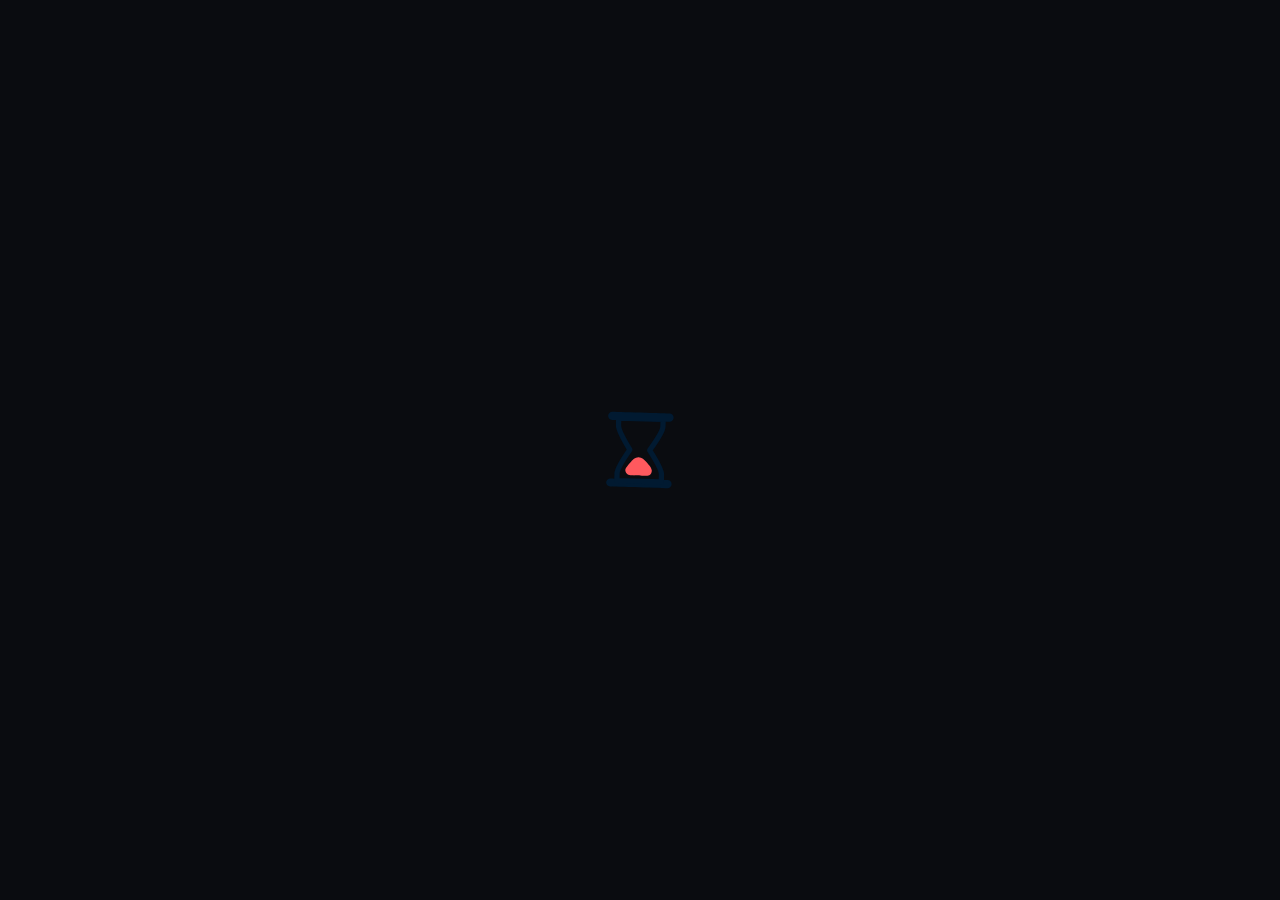
<file: index.html>
<!DOCTYPE html>
<html lang="en">
<head>
<meta charset="UTF-8">
<meta http-equiv="refresh" content="0; url=dashboard/index.html">
<title>Invoice &amp; Project Financial Analysis</title>
</head>
<body>
<p>Redirecting to the <a href="dashboard/index.html">dashboard</a>...</p>
</body>
</html>
</file>
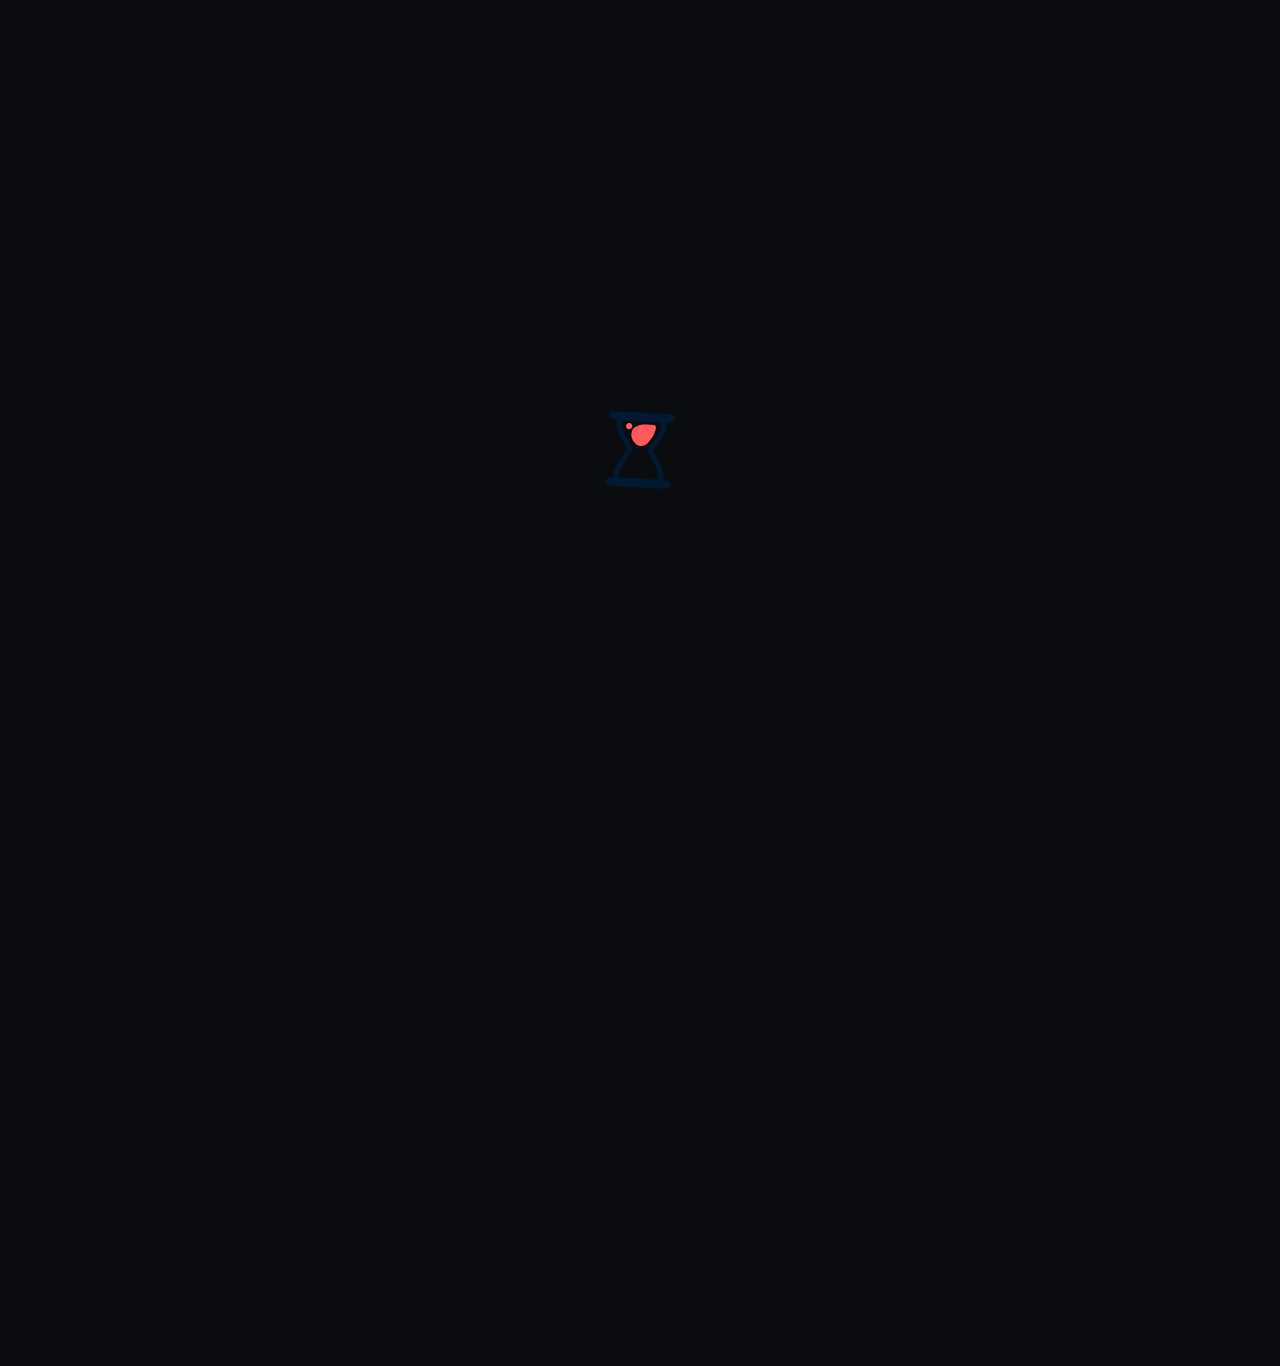
<file: dashboard/index.html>
<!DOCTYPE html>
<html lang="en">
<head>
  <meta charset="UTF-8">
  <meta name="viewport" content="width=device-width, initial-scale=1.0">
  <title>SprintIQ | Sprint Retrospective &amp; Resource Intelligence Platform</title>
  
  <!-- Google Fonts: Afacad -->
  <link rel="preconnect" href="https://fonts.googleapis.com">
  <link rel="preconnect" href="https://fonts.gstatic.com" crossorigin>
  <link href="https://fonts.googleapis.com/css2?family=Afacad:wght@400;500;600;700;800&display=swap" rel="stylesheet">
  
  <!-- Stylesheets -->
  <link rel="stylesheet" href="css/theme.css">
  
  <!-- Vendor Libraries -->
  <script src="vendor/xlsx.full.min.js"></script>
  <script src="vendor/chart.umd.min.js"></script>
  <script src="vendor/jspdf.umd.min.js"></script>
  <script src="vendor/pptxgen.bundle.js"></script>
  <script src="vendor/lucide.min.js"></script>
  <script src="vendor/lottie.min.js"></script>
</head>
<body>

  <!-- Page Loader -->
  <div id="page-loader" class="page-loader">
    <div id="lottie-loader" class="lottie-loader"></div>
  </div>

  <div class="app-container">
    
    <!-- LEFT SIDEBAR -->
    <aside id="app-sidebar" class="sidebar">
      <div class="sidebar-brand">
        <div>
          <div class="brand-title">Sprint<span>IQ</span></div>
          <div class="brand-subtitle">Resource Intelligence</div>
        </div>
      </div>

      <nav class="sidebar-nav">
        <div class="nav-section-title">Navigation</div>
        
        <a class="nav-link active" data-view="view-overview">
          <i data-lucide="layout-dashboard"></i> Overview
        </a>
        <a class="nav-link" data-view="view-sprint-analysis">
          <i data-lucide="trending-up"></i> Sprint Analysis
        </a>
        <a class="nav-link" data-view="view-team">
          <i data-lucide="contact"></i> Team &amp; Roles
        </a>
        <a class="nav-link" data-view="view-employee-rag">
          <i data-lucide="users"></i> Employee RAG
        </a>
        <a class="nav-link" data-view="view-workload">
          <i data-lucide="bar-chart-3"></i> Workload &amp; Capacity
        </a>
        <a class="nav-link" data-view="view-task-analysis">
          <i data-lucide="check-square"></i> Task Analysis
        </a>
        <a class="nav-link" data-view="view-projects">
          <i data-lucide="folder-kanban"></i> Projects / Clients
        </a>
        <a class="nav-link" data-view="view-risks">
          <i data-lucide="alert-triangle"></i> Risks &amp; Blockers
        </a>
        <a class="nav-link" data-view="view-retrospective">
          <i data-lucide="sparkles"></i> Retrospective
        </a>

        <div class="nav-section-title">Management</div>
        
        <a class="nav-link" data-view="view-comparison">
          <i data-lucide="git-compare"></i> Sprint Comparison
        </a>
        <a class="nav-link" data-view="view-reports">
          <i data-lucide="file-text"></i> Reports &amp; Exports
        </a>
        <a class="nav-link" data-view="view-settings">
          <i data-lucide="sliders-horizontal"></i> RAG Settings
        </a>
      </nav>

      <div class="sidebar-footer">
        <div class="sprint-badge-pill">
          <span id="sidebar-sprint-name">Sprint 14 (Active)</span>
          <div class="sprint-status-dot" id="sidebar-status-dot"></div>
        </div>
      </div>
    </aside>

    <!-- MAIN CONTENT -->
    <main class="main-content">
      
      <!-- TOP NAVBAR -->
      <header class="top-navbar">
        <div class="top-left-group">
          <button class="mobile-nav-toggle" id="mobile-nav-toggle" aria-label="Toggle Navigation">
            <i data-lucide="menu"></i>
          </button>
          <div class="sprint-select-wrapper">
            <span style="font-size: 12px; color: var(--text-muted); font-weight: 600;">ACTIVE SPRINT:</span>
            <select id="active-sprint-select" class="select-control">
              <!-- Dynamically populated -->
            </select>
          </div>
          <button class="btn btn-primary btn-sm" id="btn-open-upload">
            <i data-lucide="upload-cloud"></i> Upload Sprint Excel
          </button>
        </div>

        <div class="top-right-group">
          <div style="position: relative;">
            <input type="text" id="global-search-input" class="filter-input" placeholder="Search tasks, owners, projects..." style="width: 220px;">
          </div>
          <button class="btn btn-secondary btn-sm" id="btn-quick-export-pdf">
            <i data-lucide="download"></i> Export PDF
          </button>
          <button class="btn btn-secondary btn-sm" id="btn-quick-export-excel">
            <i data-lucide="table"></i> Export Excel
          </button>
          <button class="btn btn-secondary btn-sm" id="btn-quick-export-pptx">
            <i data-lucide="presentation"></i> PPT
          </button>
        </div>
      </header>

      <!-- GLOBAL FILTER TOOLBAR -->
      <section class="filter-toolbar">
        <div class="filter-chip-group">
          <span class="filter-label">Owner:</span>
          <select id="filter-owner" class="filter-input">
            <option value="">All Employees</option>
          </select>
        </div>

        <div class="filter-chip-group">
          <span class="filter-label">Project:</span>
          <select id="filter-project" class="filter-input">
            <option value="">All Projects</option>
          </select>
        </div>

        <div class="filter-chip-group">
          <span class="filter-label">Priority:</span>
          <select id="filter-priority" class="filter-input">
            <option value="">All Priorities</option>
            <option value="High">High</option>
            <option value="Medium">Medium</option>
            <option value="Low">Low</option>
          </select>
        </div>

        <div class="filter-chip-group">
          <span class="filter-label">Status:</span>
          <select id="filter-status" class="filter-input">
            <option value="">All Statuses</option>
            <option value="Completed">Completed</option>
            <option value="In Progress">In Progress</option>
            <option value="Pending">Pending</option>
            <option value="Blocked">Blocked</option>
          </select>
        </div>

        <div class="filter-chip-group">
          <span class="filter-label">RAG:</span>
          <select id="filter-rag" class="filter-input">
            <option value="">All RAG</option>
            <option value="GREEN">GREEN</option>
            <option value="AMBER">AMBER</option>
            <option value="RED">RED</option>
          </select>
        </div>

        <button class="btn btn-secondary btn-sm" id="btn-reset-filters" style="margin-left: auto;">
          <i data-lucide="rotate-ccw"></i> Reset Filters
        </button>
        <span id="filtered-count-badge" style="font-size: 11.5px; color: var(--text-muted);">Showing 24 tasks</span>
      </section>

      <!-- PAGE BODY (VIEWS) -->
      <div class="page-body">

        <!-- ================= VIEW 1: OVERVIEW DASHBOARD ================= -->
        <div id="view-overview" class="view-panel">
          
          <!-- Executive Management Banner -->
          <div class="executive-banner">
            <div style="flex: 1;">
              <div style="display: flex; align-items: center; justify-content: space-between; margin-bottom: 8px;">
                <h2 style="font-size: 20px; font-weight: 800; display: flex; align-items: center; gap: 10px;">
                  <i data-lucide="shield-alert" style="color: var(--accent-red); width: 24px; height: 24px;"></i> Executive Management Summary
                </h2>
                <div id="overview-rag-badge" class="banner-badge badge-green">SPRINT RAG: GREEN (Score: 92)</div>
              </div>
              <p id="overview-executive-text" style="font-size: 13.5px; color: var(--text-secondary); line-height: 1.6; white-space: pre-line;">
                Loading executive intelligence summary...
              </p>
              <div id="overview-leadership-strip" class="leadership-strip" style="margin-top: 14px;"></div>
            </div>
          </div>

          <!-- Top KPI Cards Grid -->
          <div class="kpi-grid" style="margin-top: 20px;">
            <div class="kpi-card">
              <div class="kpi-header">
                <span class="kpi-label">Total Deliverables</span>
                <i data-lucide="check-circle-2" class="kpi-icon"></i>
              </div>
              <div class="kpi-value" id="kpi-total-tasks">24</div>
              <div class="kpi-subtext" id="kpi-tasks-breakdown">19 Completed · 3 In Progress · 1 Blocked</div>
            </div>

            <div class="kpi-card">
              <div class="kpi-header">
                <span class="kpi-label">Completion Rate</span>
                <i data-lucide="percent" class="kpi-icon"></i>
              </div>
              <div class="kpi-value" id="kpi-completion-pct" style="color: var(--rag-green);">79.2%</div>
              <div class="kpi-subtext" id="kpi-completion-target">Target: 90% | Delivery Health: Amber</div>
            </div>

            <div class="kpi-card">
              <div class="kpi-header">
                <span class="kpi-label">Effort Logged</span>
                <i data-lucide="clock" class="kpi-icon"></i>
              </div>
              <div class="kpi-value" id="kpi-actual-hours">388.5h</div>
              <div class="kpi-subtext" id="kpi-est-hours">Planned: 367.0h (+21.5h net variance)</div>
            </div>

            <div class="kpi-card">
              <div class="kpi-header">
                <span class="kpi-label">Sprint Efficiency</span>
                <i data-lucide="zap" class="kpi-icon"></i>
              </div>
              <div class="kpi-value" id="kpi-efficiency-pct" style="color: var(--rag-amber);">94.5%</div>
              <div class="kpi-subtext">Est vs Actual Effort Performance</div>
            </div>

            <div class="kpi-card">
              <div class="kpi-header">
                <span class="kpi-label">Active Team</span>
                <i data-lucide="users" class="kpi-icon"></i>
              </div>
              <div class="kpi-value" id="kpi-team-size">9</div>
              <div class="kpi-subtext" id="kpi-team-avg">Avg Effort: 43.2h / employee</div>
            </div>

            <div class="kpi-card">
              <div class="kpi-header">
                <span class="kpi-label">Imbalance Score</span>
                <i data-lucide="scale" class="kpi-icon"></i>
              </div>
              <div class="kpi-value" id="kpi-imbalance-score">22%</div>
              <div class="kpi-subtext" id="kpi-imbalance-subtext">Healthy Team Load Distribution</div>
            </div>
          </div>

          <!-- Charts Row 1: Status Donut & Workload Bar -->
          <div class="grid-2" style="margin-top: 20px;">
            <div class="card">
              <div class="card-header">
                <div class="card-title"><i data-lucide="pie-chart"></i> Sprint Task Distribution</div>
                <span style="font-size: 11.5px; color: var(--text-muted);">By Task Status</span>
              </div>
              <div class="card-body" style="height: 280px;">
                <canvas id="chart-overview-status"></canvas>
              </div>
            </div>

            <div class="card">
              <div class="card-header">
                <div class="card-title"><i data-lucide="bar-chart-3"></i> Employee Workload (Est vs Act)</div>
                <span style="font-size: 11.5px; color: var(--text-muted);">Hours Logged by Developer</span>
              </div>
              <div class="card-body" style="height: 280px;">
                <canvas id="chart-overview-workload"></canvas>
              </div>
            </div>
          </div>

          <!-- Charts Row 2: Priority Breakdown & Top Projects -->
          <div class="grid-2" style="margin-top: 20px;">
            <div class="card">
              <div class="card-header">
                <div class="card-title"><i data-lucide="layers"></i> Priority vs Hours Consumption</div>
                <span style="font-size: 11.5px; color: var(--text-muted);">High / Med / Low Allocation</span>
              </div>
              <div class="card-body" style="height: 260px;">
                <canvas id="chart-overview-priority"></canvas>
              </div>
            </div>

            <div class="card">
              <div class="card-header">
                <div class="card-title"><i data-lucide="folder-kanban"></i> Top Client / Project Effort</div>
                <span style="font-size: 11.5px; color: var(--text-muted);">Actual Hours Consumed</span>
              </div>
              <div class="card-body" style="height: 260px;">
                <canvas id="chart-overview-projects"></canvas>
              </div>
            </div>
          </div>

        </div>

        <!-- ================= VIEW 2: SPRINT ANALYSIS ================= -->
        <div id="view-sprint-analysis" class="view-panel" style="display: none;">
          <div class="card">
            <div class="card-header">
              <div class="card-title"><i data-lucide="trending-up"></i> Sprint Execution &amp; Estimation Accuracy Deep-Dive</div>
            </div>
            <div class="card-body">
              <p style="font-size: 13px; color: var(--text-secondary); margin-bottom: 16px;">
                Comprehensive evaluation of delivery velocity, story-point adherence, priority allocation, and variance dynamics.
              </p>
              
              <div class="grid-3">
                <div class="kpi-card">
                  <span class="kpi-label">High Priority Delivered</span>
                  <div class="kpi-value" id="analysis-high-delivered">8 / 10</div>
                  <div class="kpi-subtext">80.0% High Priority Success Rate</div>
                </div>
                <div class="kpi-card">
                  <span class="kpi-label">Overrun Tasks (&gt; 20%)</span>
                  <div class="kpi-value" id="analysis-overrun-count" style="color: var(--accent-red);">4</div>
                  <div class="kpi-subtext">Total Overrun Effort: +34.5h</div>
                </div>
                <div class="kpi-card">
                  <span class="kpi-label">On-Time Tasks</span>
                  <div class="kpi-value" id="analysis-ontime-count" style="color: var(--rag-green);">17</div>
                  <div class="kpi-subtext">Within Planned Estimate Target</div>
                </div>
              </div>

              <div style="margin-top: 24px;">
                <h3 style="font-size: 14px; font-weight: 700; margin-bottom: 12px; color: var(--text-primary);">Priority Breakdown Matrix</h3>
                <div class="data-table-wrapper">
                  <table class="data-table" id="priority-analysis-table">
                    <thead>
                      <tr>
                        <th>Priority</th>
                        <th>Tasks</th>
                        <th>Completed</th>
                        <th>Completion %</th>
                        <th>Est Hours</th>
                        <th>Act Hours</th>
                        <th>Variance (h)</th>
                        <th>Variance %</th>
                      </tr>
                    </thead>
                    <tbody></tbody>
                  </table>
                </div>
              </div>
            </div>
          </div>
        </div>

        <!-- ================= VIEW 2B: TEAM / RESOURCES & ROLES ================= -->
        <div id="view-team" class="view-panel" style="display: none;">

          <div style="margin-bottom: 16px;">
            <h2 style="font-size: 18px; font-weight: 800; color: var(--text-primary);">Team, Designations &amp; Sprint Roles</h2>
            <p style="font-size: 12.5px; color: var(--text-secondary);">
              Delivery resources drive all capacity, utilization and performance calculations. Sprint leadership is tracked separately as management / non-billable effort.
            </p>
          </div>

          <div class="kpi-grid" style="margin-bottom: 20px;">
            <div class="kpi-card">
              <span class="kpi-label">Delivery Resources</span>
              <div class="kpi-value" id="team-delivery-count">9</div>
              <div class="kpi-subtext">Counted in capacity &amp; utilization</div>
            </div>
            <div class="kpi-card">
              <span class="kpi-label">Sprint Leadership</span>
              <div class="kpi-value" id="team-leadership-count">1</div>
              <div class="kpi-subtext" id="team-leadership-subtext">Excluded from capacity</div>
            </div>
            <div class="kpi-card">
              <span class="kpi-label">Scrum Master</span>
              <div class="kpi-value" id="team-scrum-master-name" style="font-size: 22px;">—</div>
              <div class="kpi-subtext" id="team-scrum-master-designation">Designation: —</div>
            </div>
            <div class="kpi-card">
              <span class="kpi-label">Excluded Effort</span>
              <div class="kpi-value" id="team-excluded-hours">0h</div>
              <div class="kpi-subtext" id="team-excluded-tasks">0 leadership activities logged</div>
            </div>
          </div>

          <div class="grid-2">
            <div class="card">
              <div class="card-header">
                <div class="card-title"><i data-lucide="users"></i> Delivery Team</div>
                <span style="font-size: 11.5px; color: var(--text-muted);">is_delivery_resource = true</span>
              </div>
              <div class="card-body" id="team-delivery-list" style="display: flex; flex-direction: column; gap: 10px;"></div>
            </div>

            <div class="card" style="border-left: 3px solid var(--accent-red);">
              <div class="card-header">
                <div class="card-title"><i data-lucide="crown"></i> Sprint Leadership</div>
                <span style="font-size: 11.5px; color: var(--text-muted);">is_delivery_resource = false</span>
              </div>
              <div class="card-body" id="team-leadership-list" style="display: flex; flex-direction: column; gap: 10px;"></div>
            </div>
          </div>

          <div class="card" style="margin-top: 20px;">
            <div class="card-header">
              <div class="card-title"><i data-lucide="table"></i> Role &amp; Designation Register</div>
            </div>
            <div class="card-body data-table-wrapper">
              <table class="data-table" id="team-roster-table">
                <thead>
                  <tr>
                    <th>Employee</th>
                    <th>Designation</th>
                    <th>Sprint Role</th>
                    <th>Resource Type</th>
                    <th>Delivery Resource</th>
                    <th>Scrum Master</th>
                  </tr>
                </thead>
                <tbody></tbody>
              </table>
            </div>
          </div>

        </div>

        <!-- ================= VIEW 3: EMPLOYEE RAG ================= -->
        <div id="view-employee-rag" class="view-panel" style="display: none;">
          
          <div style="display: flex; align-items: center; justify-content: space-between; margin-bottom: 16px;">
            <div>
              <h2 style="font-size: 18px; font-weight: 800; color: var(--text-primary);">Delivery Team Performance &amp; RAG Intelligence</h2>
              <p style="font-size: 12.5px; color: var(--text-secondary);">
                Transparent multi-dimensional evaluation (Delivery, Effort, Priority, Workload, Risk) calibrated without unfair raw-hour bias.
                Scored for delivery resources only &mdash; sprint leadership appears under Team &amp; Roles.
              </p>
            </div>
            <div style="display: flex; gap: 8px;">
              <button class="btn btn-secondary btn-sm" id="btn-toggle-emp-view">
                <i data-lucide="layout-grid"></i> Toggle Cards / Table
              </button>
            </div>
          </div>

          <!-- Employee Cards Grid -->
          <div id="emp-cards-container" class="employee-card-grid"></div>

          <!-- Employee Full Matrix Table -->
          <div id="emp-table-container" class="card" style="margin-top: 20px; display: none;">
            <div class="card-header">
              <div class="card-title"><i data-lucide="table"></i> Detailed Employee RAG Matrix</div>
            </div>
            <div class="card-body data-table-wrapper">
              <table class="data-table" id="emp-matrix-table">
                <thead>
                  <tr>
                    <th>Employee</th>
                    <th>Designation</th>
                    <th>RAG</th>
                    <th>Score</th>
                    <th>Assigned</th>
                    <th>Done</th>
                    <th>Prog / Blk</th>
                    <th>Completion %</th>
                    <th>Est (h)</th>
                    <th>Act (h)</th>
                    <th>Var (h)</th>
                    <th>Eff %</th>
                    <th>Workload</th>
                    <th>Action</th>
                  </tr>
                </thead>
                <tbody></tbody>
              </table>
            </div>
          </div>

        </div>

        <!-- ================= VIEW 4: WORKLOAD & CAPACITY ================= -->
        <div id="view-workload" class="view-panel" style="display: none;">
          
          <div id="workload-scope-note" class="leadership-strip" style="margin-bottom: 16px;"></div>

          <div class="kpi-grid" style="margin-bottom: 20px;">
            <div class="kpi-card">
              <span class="kpi-label">Team Total Logged</span>
              <div class="kpi-value" id="wl-total-hours">388.5h</div>
              <div class="kpi-subtext">Aggregate Sprint Capacity</div>
            </div>
            <div class="kpi-card">
              <span class="kpi-label">Team Average Hours</span>
              <div class="kpi-value" id="wl-avg-hours">43.2h</div>
              <div class="kpi-subtext">Baseline per Developer</div>
            </div>
            <div class="kpi-card">
              <span class="kpi-label">Peak Workload</span>
              <div class="kpi-value" id="wl-max-hours" style="color: var(--accent-red);">72.5h</div>
              <div class="kpi-subtext" id="wl-max-owner">Max: Avinash</div>
            </div>
            <div class="kpi-card">
              <span class="kpi-label">Workload Imbalance</span>
              <div class="kpi-value" id="wl-imbalance-pct">22%</div>
              <div class="kpi-subtext">Std Dev / Mean Ratio</div>
            </div>
          </div>

          <div class="grid-3" style="margin-bottom: 20px;">
            <div class="card" style="border-left: 3px solid var(--rag-amber);">
              <div class="card-header">
                <div class="card-title" style="font-size: 13.5px;"><i data-lucide="trending-down"></i> Underloaded (&lt; 70% Avg)</div>
              </div>
              <div class="card-body" id="wl-underloaded-list" style="font-size: 13px; display: flex; flex-direction: column; gap: 8px;"></div>
            </div>

            <div class="card" style="border-left: 3px solid var(--rag-green);">
              <div class="card-header">
                <div class="card-title" style="font-size: 13.5px;"><i data-lucide="check"></i> Balanced (70% - 130%)</div>
              </div>
              <div class="card-body" id="wl-balanced-list" style="font-size: 13px; display: flex; flex-direction: column; gap: 8px;"></div>
            </div>

            <div class="card" style="border-left: 3px solid var(--accent-red);">
              <div class="card-header">
                <div class="card-title" style="font-size: 13.5px;"><i data-lucide="alert-circle"></i> Overloaded (&gt; 130% Avg)</div>
              </div>
              <div class="card-body" id="wl-overloaded-list" style="font-size: 13px; display: flex; flex-direction: column; gap: 8px;"></div>
            </div>
          </div>

          <div class="card">
            <div class="card-header">
              <div class="card-title"><i data-lucide="bar-chart-2"></i> Employee Capacity &amp; Hours Logged</div>
            </div>
            <div class="card-body" style="height: 320px;">
              <canvas id="chart-workload-detailed"></canvas>
            </div>
          </div>

        </div>

        <!-- ================= VIEW 5: TASK ANALYSIS ================= -->
        <div id="view-task-analysis" class="view-panel" style="display: none;">
          <div class="card">
            <div class="card-header">
              <div class="card-title"><i data-lucide="list-checks"></i> Complete Sprint Task &amp; Variance Register</div>
              <span id="task-table-count" style="font-size: 12px; color: var(--text-muted);">24 tasks</span>
            </div>
            <div class="card-body">
              <div class="data-table-wrapper">
                <table class="data-table" id="task-analysis-table">
                  <thead>
                    <tr>
                      <th>#</th>
                      <th>Task / Deliverable</th>
                      <th>Priority</th>
                      <th>Owner</th>
                      <th>Est (h)</th>
                      <th>Act (h)</th>
                      <th>Variance (h)</th>
                      <th>Variance %</th>
                      <th>Status</th>
                      <th>Risk State</th>
                    </tr>
                  </thead>
                  <tbody></tbody>
                </table>
              </div>
              <div class="pagination-bar" id="task-pagination-bar" style="display: none;">
                <span id="task-pagination-info" style="font-size: 13px; color: var(--text-secondary);">Page 1 of 3</span>
                <div style="display: flex; gap: 8px;">
                  <button class="btn btn-secondary btn-sm" id="btn-task-prev" disabled>
                    <i data-lucide="chevron-left"></i> Previous
                  </button>
                  <button class="btn btn-secondary btn-sm" id="btn-task-next" disabled>
                    Next <i data-lucide="chevron-right"></i>
                  </button>
                </div>
              </div>
            </div>
          </div>
        </div>

        <!-- ================= VIEW 6: PROJECTS / CLIENTS ================= -->
        <div id="view-projects" class="view-panel" style="display: none;">
          <div class="card">
            <div class="card-header">
              <div class="card-title"><i data-lucide="folder-kanban"></i> Client Accounts &amp; Project Resource Consumption</div>
            </div>
            <div class="card-body data-table-wrapper">
              <table class="data-table" id="projects-table">
                <thead>
                  <tr>
                    <th>Project / Client Name</th>
                    <th>Tasks</th>
                    <th>Done</th>
                    <th>Completion %</th>
                    <th>Est (h)</th>
                    <th>Act (h)</th>
                    <th>Variance (h)</th>
                    <th>RAG</th>
                    <th>Assigned Team</th>
                  </tr>
                </thead>
                <tbody></tbody>
              </table>
            </div>
            <div class="pagination-bar" id="project-pagination-bar" style="display: none;">
              <span id="project-pagination-info" style="font-size: 13px; color: var(--text-secondary);">Page 1 of 1</span>
              <div style="display: flex; gap: 8px;">
                <button class="btn btn-secondary btn-sm" id="btn-project-prev" disabled>
                  <i data-lucide="chevron-left"></i> Previous
                </button>
                <button class="btn btn-secondary btn-sm" id="btn-project-next" disabled>
                  Next <i data-lucide="chevron-right"></i>
                </button>
              </div>
            </div>
          </div>
        </div>

        <!-- ================= VIEW 7: RISKS & BLOCKERS ================= -->
        <div id="view-risks" class="view-panel" style="display: none;">
          <div class="card">
            <div class="card-header">
              <div class="card-title"><i data-lucide="shield-alert"></i> Sprint Risk Register &amp; Active Blockers</div>
            </div>
            <div class="card-body data-table-wrapper">
              <table class="data-table" id="risks-table">
                <thead>
                  <tr>
                    <th>Risk ID</th>
                    <th>Type</th>
                    <th>Task / Resource</th>
                    <th>Owner</th>
                    <th>Priority</th>
                    <th>Impact</th>
                    <th>Severity</th>
                    <th>RAG</th>
                    <th>Recommended Mitigation Action</th>
                  </tr>
                </thead>
                <tbody></tbody>
              </table>
            </div>
          </div>
        </div>

        <!-- ================= VIEW 8: RETROSPECTIVE ================= -->
        <div id="view-retrospective" class="view-panel" style="display: none;">
          <div class="card">
            <div class="card-header">
              <div class="card-title"><i data-lucide="sparkles"></i> AI-Generated Sprint Retrospective</div>
              <div style="display: flex; gap: 8px;">
                <button class="btn btn-secondary btn-sm" id="btn-copy-retro">
                  <i data-lucide="copy"></i> Copy Retrospective
                </button>
              </div>
            </div>
            <div class="card-body" style="display: flex; flex-direction: column; gap: 20px;">
              
              <!-- Section 1: Sprint Leadership -->
              <div class="retro-box" style="border-top: 3px solid var(--accent-red);">
                <h3 style="font-size: 15px; font-weight: 700; color: var(--text-primary); display: flex; align-items: center; gap: 8px;">
                  <i data-lucide="crown" style="color: var(--accent-red);"></i> 1. Sprint Leadership
                </h3>
                <div id="retro-leadership-box" class="leadership-strip"></div>
              </div>

              <!-- Section 2: Executive Summary -->
              <div class="retro-box">
                <h3 style="font-size: 15px; font-weight: 700; color: var(--text-primary); display: flex; align-items: center; gap: 8px;">
                  <i data-lucide="file-text" style="color: var(--accent-red);"></i> 2. Delivery Team Performance &amp; Executive Summary
                </h3>
                <p id="retro-summary-text" style="font-size: 13.5px; color: var(--text-secondary); line-height: 1.6; white-space: pre-line;"></p>
              </div>

              <!-- Section 3: What Went Well & What Didn't -->
              <div class="grid-2">
                <div class="retro-box" style="border-top: 3px solid var(--rag-green);">
                  <h3 style="font-size: 14.5px; font-weight: 700; color: var(--rag-green); display: flex; align-items: center; gap: 8px;">
                    <i data-lucide="thumbs-up"></i> What Went Well
                  </h3>
                  <ul class="retro-list" id="retro-went-well-list"></ul>
                </div>

                <div class="retro-box" style="border-top: 3px solid var(--accent-red);">
                  <h3 style="font-size: 14.5px; font-weight: 700; color: var(--accent-red); display: flex; align-items: center; gap: 8px;">
                    <i data-lucide="thumbs-down"></i> What Did Not Go Well &amp; Bottlenecks
                  </h3>
                  <ul class="retro-list" id="retro-not-well-list"></ul>
                </div>
              </div>

              <!-- Section 3: Key Achievements & Recommendations -->
              <div class="grid-2">
                <div class="retro-box">
                  <h3 style="font-size: 14.5px; font-weight: 700; color: var(--text-primary); display: flex; align-items: center; gap: 8px;">
                    <i data-lucide="award" style="color: var(--rag-amber);"></i> Key Sprint Achievements
                  </h3>
                  <ul class="retro-list" id="retro-achievements-list"></ul>
                </div>

                <div class="retro-box">
                  <h3 style="font-size: 14.5px; font-weight: 700; color: var(--text-primary); display: flex; align-items: center; gap: 8px;">
                    <i data-lucide="lightbulb" style="color: var(--accent-red);"></i> Recommended Process Improvements
                  </h3>
                  <ul class="retro-list" id="retro-recommendations-list"></ul>
                </div>
              </div>

              <!-- Section 4: Next Sprint Action Items -->
              <div class="retro-box">
                <h3 style="font-size: 15px; font-weight: 700; color: var(--text-primary); display: flex; align-items: center; gap: 8px;">
                  <i data-lucide="list-todo" style="color: var(--accent-red);"></i> Next Sprint Action Items
                </h3>
                <div class="data-table-wrapper" style="margin-top: 10px;">
                  <table class="data-table" id="retro-actions-table">
                    <thead>
                      <tr>
                        <th>Action Item</th>
                        <th>Owner</th>
                        <th>Priority</th>
                        <th>Expected Outcome</th>
                      </tr>
                    </thead>
                    <tbody></tbody>
                  </table>
                </div>
              </div>

            </div>
          </div>
        </div>

        <!-- ================= VIEW 9: SPRINT COMPARISON ================= -->
        <div id="view-comparison" class="view-panel" style="display: none;">
          <div class="card">
            <div class="card-header">
              <div class="card-title"><i data-lucide="git-compare"></i> Sprint-over-Sprint Trend &amp; Performance Comparison</div>
            </div>
            <div class="card-body">
              <p style="font-size: 13px; color: var(--text-secondary); margin-bottom: 20px;">
                Evaluate multi-sprint progress across completion velocity, hours spent, and team efficiency trends.
              </p>

              <div style="height: 320px; margin-bottom: 24px;">
                <canvas id="chart-sprint-trend"></canvas>
              </div>

              <div class="data-table-wrapper">
                <table class="data-table" id="comparison-matrix-table">
                  <thead>
                    <tr>
                      <th>Sprint</th>
                      <th>Dates</th>
                      <th>Status</th>
                      <th>RAG</th>
                      <th>Tasks</th>
                      <th>Completion %</th>
                      <th>Est (h)</th>
                      <th>Act (h)</th>
                      <th>Variance</th>
                      <th>Efficiency %</th>
                    </tr>
                  </thead>
                  <tbody></tbody>
                </table>
              </div>
            </div>
          </div>
        </div>

        <!-- ================= VIEW 10: REPORTS & EXPORTS ================= -->
        <div id="view-reports" class="view-panel" style="display: none;">
          <div class="grid-2">
            
            <!-- Report Settings & Metadata -->
            <div class="card">
              <div class="card-header">
                <div class="card-title"><i data-lucide="settings-2"></i> Report Customizer &amp; Metadata</div>
              </div>
              <div class="card-body" style="display: flex; flex-direction: column; gap: 14px;">
                <div>
                  <label class="filter-label" style="display: block; margin-bottom: 4px;">Company / Organization Name</label>
                  <input type="text" id="report-meta-company" class="filter-input" style="width: 100%;" value="Software &amp; Web Development PMO">
                </div>
                <div>
                  <label class="filter-label" style="display: block; margin-bottom: 4px;">Department</label>
                  <input type="text" id="report-meta-dept" class="filter-input" style="width: 100%;" value="Digital Delivery &amp; Engineering">
                </div>
                <div>
                  <label class="filter-label" style="display: block; margin-bottom: 4px;">Prepared By</label>
                  <input type="text" id="report-meta-author" class="filter-input" style="width: 100%;" value="Lead Project Manager">
                </div>
                <div>
                  <label class="filter-label" style="display: block; margin-bottom: 4px;">Report Title</label>
                  <input type="text" id="report-meta-title" class="filter-input" style="width: 100%;" value="Executive Sprint Retrospective &amp; RAG Report">
                </div>

                <div style="margin-top: 10px; display: flex; flex-direction: column; gap: 10px;">
                  <button class="btn btn-primary" id="btn-generate-pdf-full">
                    <i data-lucide="file-down"></i> Download Management PDF Report
                  </button>
                  <button class="btn btn-secondary" id="btn-generate-excel-full">
                    <i data-lucide="table"></i> Download Multi-Sheet Excel (.xlsx)
                  </button>
                  <button class="btn btn-secondary" id="btn-generate-pptx-full">
                    <i data-lucide="presentation"></i> Download PowerPoint Presentation (.pptx)
                  </button>
                </div>
              </div>
            </div>

            <!-- Report Live Preview Summary -->
            <div class="card">
              <div class="card-header">
                <div class="card-title"><i data-lucide="eye"></i> Report Structure Preview</div>
              </div>
              <div class="card-body" style="font-size: 13px; color: var(--text-secondary); display: flex; flex-direction: column; gap: 10px;">
                <div style="padding: 10px; background: var(--bg-input); border-radius: 6px;">
                  <strong>Included Sections:</strong>
                  <ul style="margin-top: 6px; padding-left: 20px; line-height: 1.6;">
                    <li>1. Sprint Leadership (Scrum Master &amp; Designation)</li>
                    <li>2. Executive Management Summary &amp; Health Gauge</li>
                    <li>3. Sprint Key Performance Indicators (KPIs)</li>
                    <li>4. Delivery Team Performance &amp; RAG Scores</li>
                    <li>5. Workload Imbalance &amp; Capacity Distribution</li>
                    <li>6. Client &amp; Project Resource Consumption</li>
                    <li>7. Sprint Risk Register &amp; High-Priority Blocker Triage</li>
                    <li>8. Retrospective: What Went Well &amp; What Did Not</li>
                    <li>9. Action Items &amp; Next Sprint Recommendations</li>
                  </ul>
                </div>
              </div>
            </div>

          </div>
        </div>

        <!-- ================= VIEW 11: SETTINGS ================= -->
        <div id="view-settings" class="view-panel" style="display: none;">
          <div class="card">
            <div class="card-header">
              <div class="card-title"><i data-lucide="sliders"></i> RAG &amp; Workload Threshold Configuration</div>
              <button class="btn btn-secondary btn-sm" id="btn-reset-settings">
                <i data-lucide="rotate-ccw"></i> Reset Defaults
              </button>
            </div>
            <div class="card-body" style="display: flex; flex-direction: column; gap: 20px;">
              
              <!-- Scoring Weights -->
              <div>
                <h3 style="font-size: 14px; font-weight: 700; color: var(--text-primary); margin-bottom: 10px;">
                  Employee Scoring Dimension Weights (Must Sum to 100%)
                </h3>
                <div class="grid-3">
                  <div>
                    <label class="filter-label">Delivery Weight (%)</label>
                    <input type="number" id="weight-delivery" class="filter-input" style="width: 100%;" value="30">
                  </div>
                  <div>
                    <label class="filter-label">Effort / Variance Weight (%)</label>
                    <input type="number" id="weight-effort" class="filter-input" style="width: 100%;" value="25">
                  </div>
                  <div>
                    <label class="filter-label">Priority Weight (%)</label>
                    <input type="number" id="weight-priority" class="filter-input" style="width: 100%;" value="20">
                  </div>
                  <div>
                    <label class="filter-label">Workload Balance Weight (%)</label>
                    <input type="number" id="weight-workload" class="filter-input" style="width: 100%;" value="15">
                  </div>
                  <div>
                    <label class="filter-label">Risk Deduction Weight (%)</label>
                    <input type="number" id="weight-risk" class="filter-input" style="width: 100%;" value="10">
                  </div>
                </div>
              </div>

              <!-- RAG Score Thresholds -->
              <div style="border-top: 1px solid var(--border-subtle); padding-top: 16px;">
                <h3 style="font-size: 14px; font-weight: 700; color: var(--text-primary); margin-bottom: 10px;">
                  RAG Classification Thresholds (Score 0 - 100)
                </h3>
                <div class="grid-2">
                  <div>
                    <label class="filter-label">Green Minimum Score</label>
                    <input type="number" id="rag-green-min" class="filter-input" style="width: 100%;" value="85">
                  </div>
                  <div>
                    <label class="filter-label">Amber Minimum Score</label>
                    <input type="number" id="rag-amber-min" class="filter-input" style="width: 100%;" value="65">
                  </div>
                </div>
              </div>

              <div style="display: flex; justify-content: flex-end;">
                <button class="btn btn-primary" id="btn-save-settings">
                  <i data-lucide="save"></i> Save Configuration
                </button>
              </div>

            </div>
          </div>
        </div>

      </div>
    </main>
  </div>

  <!-- ================= UPLOAD SPRINT MODAL ================= -->
  <div class="modal-overlay" id="modal-upload">
    <div class="modal-box" style="max-width: 750px;">
      <div class="modal-header">
        <div class="modal-title" style="display: flex; align-items: center; gap: 8px;">
          <i data-lucide="upload-cloud" style="color: var(--accent-red);"></i> Import Sprint Excel / CSV / Google Sheets
        </div>
        <button class="modal-close" id="modal-upload-close">&times;</button>
      </div>
      <div class="modal-body">
        
        <!-- Dropzone -->
        <div class="dropzone" id="upload-dropzone">
          <i data-lucide="file-spreadsheet" class="dropzone-icon"></i>
          <div id="dropzone-labels">
            <strong style="font-size: 15px; color: var(--text-primary);">Drag &amp; Drop Sprint File (.xlsx, .xls, .csv)</strong>
            <p style="font-size: 12.5px; color: var(--text-muted); margin-top: 4px;">or click to browse from your computer</p>
          </div>
          <div id="selected-file-name" class="selected-file-name" style="display: none;"></div>
          <input type="file" id="upload-file-input" accept=".xlsx,.xls,.csv" style="display: none;">
          <button type="button" class="btn btn-link btn-sm" id="btn-clear-file" style="display: none;">Clear</button>
        </div>

        <!-- OR separator -->
        <div class="or-separator"><span>OR</span></div>

        <!-- Google Sheet URL -->
        <div class="g sheet-input-section" id="gsheet-input-section">
          <div style="display: flex; align-items: center; gap: 8px; margin-bottom: 8px;">
            <i data-lucide="link" style="color: var(--accent-red);"></i>
            <strong style="font-size: 13.5px; color: var(--text-primary);">Enter Google Sheet Link</strong>
          </div>
          <input type="text" id="gsheet-url-input" class="filter-input" placeholder="https://docs.google.com/spreadsheets/d/..." style="width: 100%;">
          <p class="gsheet-hint">Make sure the Google Sheet is shared with &quot;Anyone with the link can view&quot;.</p>
          <div id="gsheet-error" class="gsheet-message gsheet-error" style="display: none;"></div>
        </div>

        <!-- Sheet selection (for multi-tab spreadsheets) -->
        <div id="gsheet-sheet-selection" class="gsheet-sheet-selection" style="display: none;">
          <div style="font-size: 13.5px; font-weight: 700; color: var(--text-primary); margin-bottom: 8px;">Select Sprint Sheet</div>
          <div id="gsheet-sheet-options" class="gsheet-sheet-options"></div>
        </div>

        <!-- Loading state -->
        <div id="upload-loading" class="upload-loading" style="display: none;">
          <i data-lucide="loader-2" class="spin-icon"></i>
          <span id="upload-loading-text">Fetching Google Sheet...</span>
        </div>

        <!-- Source indicator -->
        <div id="upload-source-indicator" class="upload-source-indicator" style="display: none;">
          <span id="upload-source-text">Using local file</span>
        </div>

        <!-- Detected Mapping & Configuration (Hidden until file selected) -->
        <div id="upload-mapping-section" style="display: none; flex-direction: column; gap: 14px;">
          <div style="display: flex; align-items: center; justify-content: space-between;">
            <strong style="font-size: 13.5px; color: var(--text-primary);">Column Auto-Mapping &amp; Verification</strong>
            <span id="upload-file-name" style="font-size: 12px; color: var(--text-muted);">file.xlsx</span>
          </div>

          <div class="grid-3" style="gap: 10px;">
            <div>
              <label class="filter-label">Task / Item Name *</label>
              <select id="map-col-item" class="select-control" style="width: 100%;"></select>
            </div>
            <div>
              <label class="filter-label">Owner / Assignee *</label>
              <select id="map-col-owner" class="select-control" style="width: 100%;"></select>
            </div>
            <div>
              <label class="filter-label">Priority</label>
              <select id="map-col-priority" class="select-control" style="width: 100%;"></select>
            </div>
            <div>
              <label class="filter-label">Estimated Hours (hrs)</label>
              <select id="map-col-est" class="select-control" style="width: 100%;"></select>
            </div>
            <div>
              <label class="filter-label">Actual Hours (hrs)</label>
              <select id="map-col-act" class="select-control" style="width: 100%;"></select>
            </div>
            <div>
              <label class="filter-label">Status</label>
              <select id="map-col-status" class="select-control" style="width: 100%;"></select>
            </div>
          </div>

          <!-- Import Preview -->
        <div id="gsheet-preview" class="gsheet-preview" style="display: none;">
          <div class="gsheet-preview-title"><i data-lucide="check-circle" style="color: var(--rag-green);"></i> Google Sheet Connected</div>
          <div id="gsheet-preview-body" class="gsheet-preview-body"></div>
        </div>

        <!-- Validation Feedback Box -->
          <div id="upload-validation-box" style="padding: 12px 14px; background: var(--bg-input); border-radius: 8px; font-size: 12.5px; color: var(--text-secondary);">
            Checking data integrity...
          </div>
        </div>

      </div>
      <div class="modal-footer">
        <button class="btn btn-secondary" id="modal-upload-cancel">Cancel</button>
        <button class="btn btn-primary" id="modal-upload-confirm" disabled>
          <i data-lucide="check"></i> Confirm &amp; Analyze Sprint
        </button>
      </div>
    </div>
  </div>

  <!-- ================= EMPLOYEE DRILL-DOWN MODAL ================= -->
  <div class="modal-overlay" id="modal-employee-detail">
    <div class="modal-box" style="max-width: 850px;">
      <div class="modal-header">
        <div class="modal-title" id="modal-emp-name" style="display: flex; align-items: center; gap: 10px;">
          Employee Intelligence Detail
        </div>
        <button class="modal-close" id="modal-emp-close">&times;</button>
      </div>
      <div class="modal-body">
        
        <!-- Employee Top Header -->
        <div style="display: flex; align-items: center; justify-content: space-between; background: var(--bg-card-header); padding: 16px; border-radius: 10px; border: 1px solid var(--border-subtle);">
          <div>
            <div id="modal-emp-rag-pill" class="banner-badge badge-green">GREEN (Score: 92)</div>
            <div id="modal-emp-workload-tag" style="font-size: 12px; color: var(--text-muted); margin-top: 6px;">Balanced Workload · 43.2h Logged</div>
          </div>
          <div style="display: flex; gap: 20px; text-align: right;">
            <div>
              <div style="font-size: 11px; color: var(--text-muted);">TASKS</div>
              <div id="modal-emp-tasks-stat" style="font-size: 18px; font-weight: 800;">6 / 6</div>
            </div>
            <div>
              <div style="font-size: 11px; color: var(--text-muted);">EFFICIENCY</div>
              <div id="modal-emp-eff-stat" style="font-size: 18px; font-weight: 800; color: var(--rag-green);">108%</div>
            </div>
            <div>
              <div style="font-size: 11px; color: var(--text-muted);">VARIANCE</div>
              <div id="modal-emp-var-stat" style="font-size: 18px; font-weight: 800;">-3.5h</div>
            </div>
          </div>
        </div>

        <!-- AI Observations -->
        <div class="retro-box">
          <strong style="font-size: 13.5px; color: var(--text-primary); display: flex; align-items: center; gap: 6px;">
            <i data-lucide="sparkles" style="color: var(--accent-red);"></i> AI Management Observation
          </strong>
          <p id="modal-emp-observation" style="font-size: 13px; color: var(--text-secondary); line-height: 1.5;"></p>
          <div style="font-size: 12.5px; color: var(--rag-green); margin-top: 4px;">
            <strong>Recommended Action:</strong> <span id="modal-emp-recommendation" style="color: var(--text-secondary);"></span>
          </div>
        </div>

        <!-- Employee Tasks Chart -->
        <div style="height: 220px;">
          <canvas id="chart-employee-tasks"></canvas>
        </div>

        <!-- Assigned Tasks Table -->
        <div>
          <h4 style="font-size: 13.5px; font-weight: 700; margin-bottom: 8px;">Assigned Sprint Tasks</h4>
          <div class="data-table-wrapper">
            <table class="data-table" id="modal-emp-tasks-table">
              <thead>
                <tr>
                  <th>Task</th>
                  <th>Priority</th>
                  <th>Est (h)</th>
                  <th>Act (h)</th>
                  <th>Variance</th>
                  <th>Status</th>
                </tr>
              </thead>
              <tbody></tbody>
            </table>
          </div>
        </div>

      </div>
      <div class="modal-footer">
        <button class="btn btn-secondary" id="modal-emp-close-btn">Close</button>
      </div>
    </div>
  </div>

  <!-- Toast Container -->
  <div class="toast-container" id="toast-container"></div>

  <!-- Application Logic Scripts -->
  <script src="js/config.js"></script>
  <script src="js/team.js"></script>
  <script src="js/gsheet_import.js"></script>
  <script src="js/sample_data.js"></script>
  <script src="js/parser.js"></script>
  <script src="js/analytics.js"></script>
  <script src="js/charts.js"></script>
  <script src="js/exports.js"></script>
  <script src="js/app.js"></script>

</body>
</html>
</file>
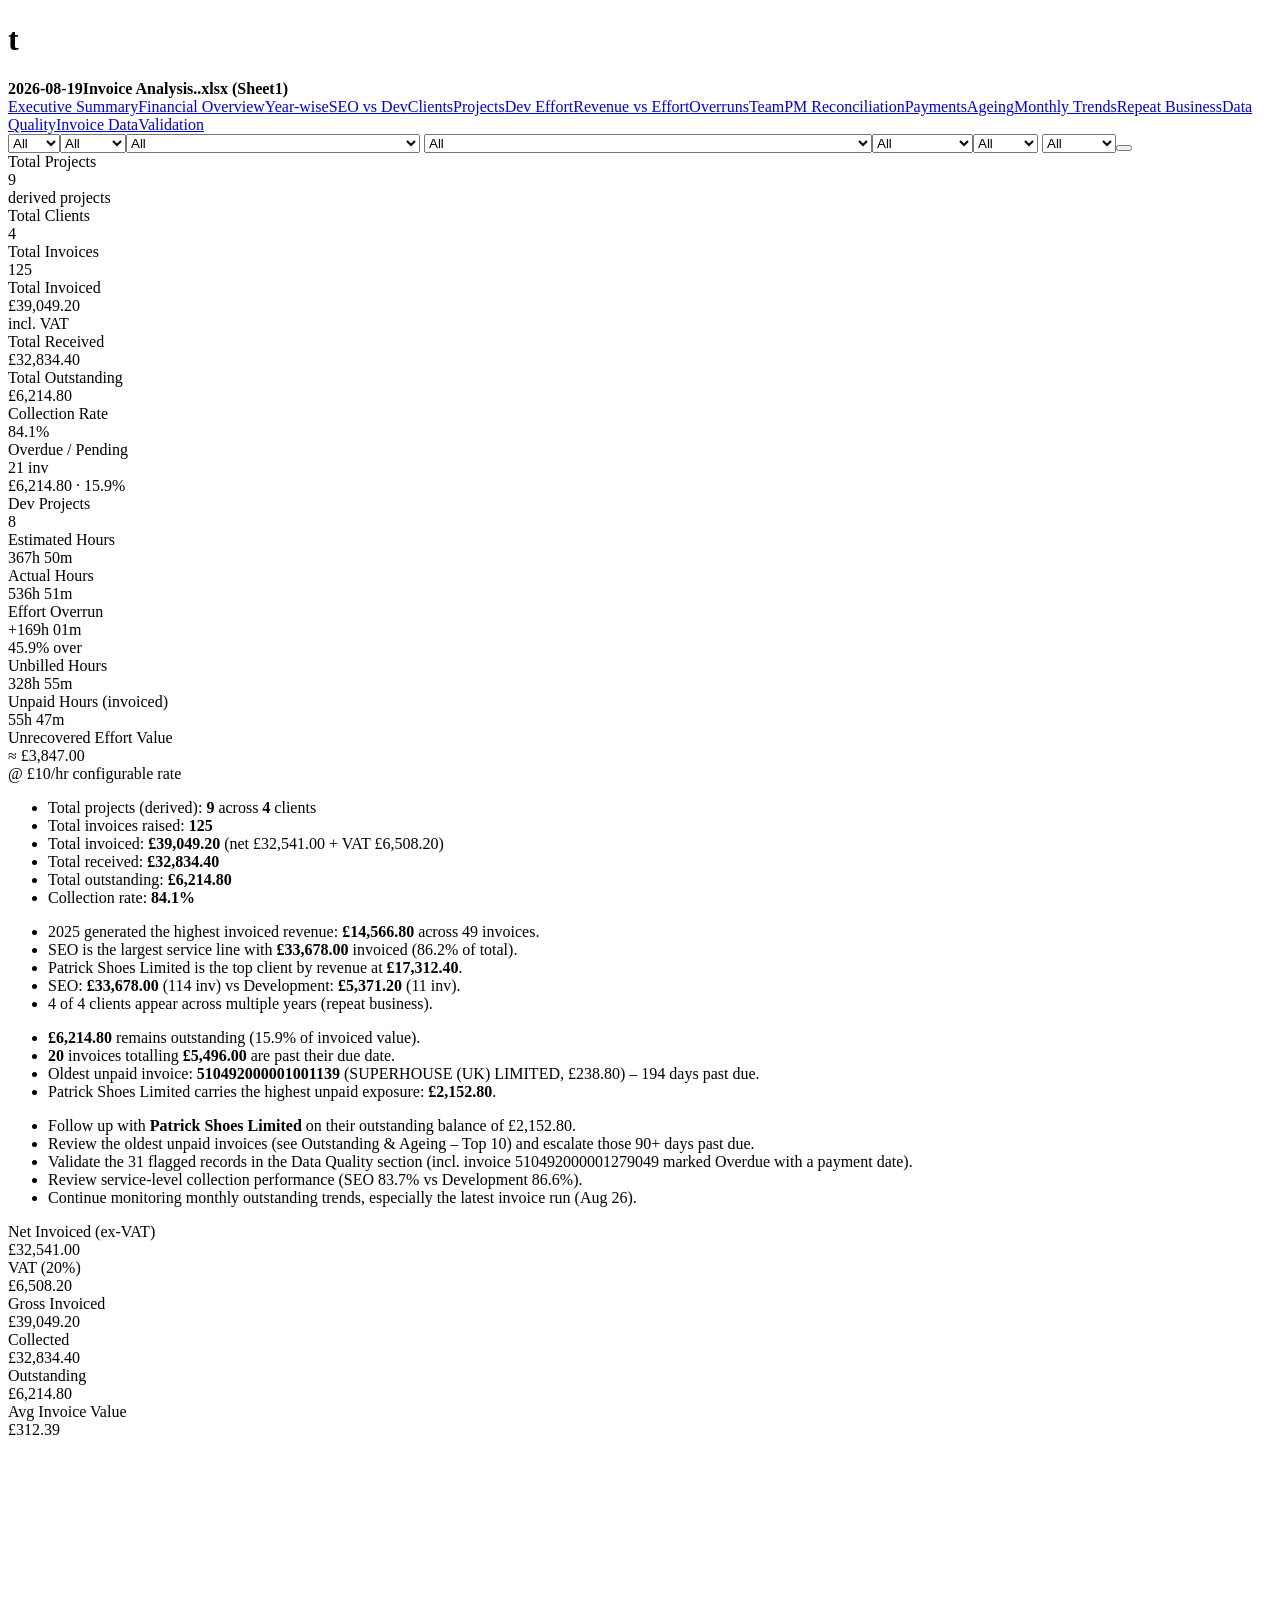
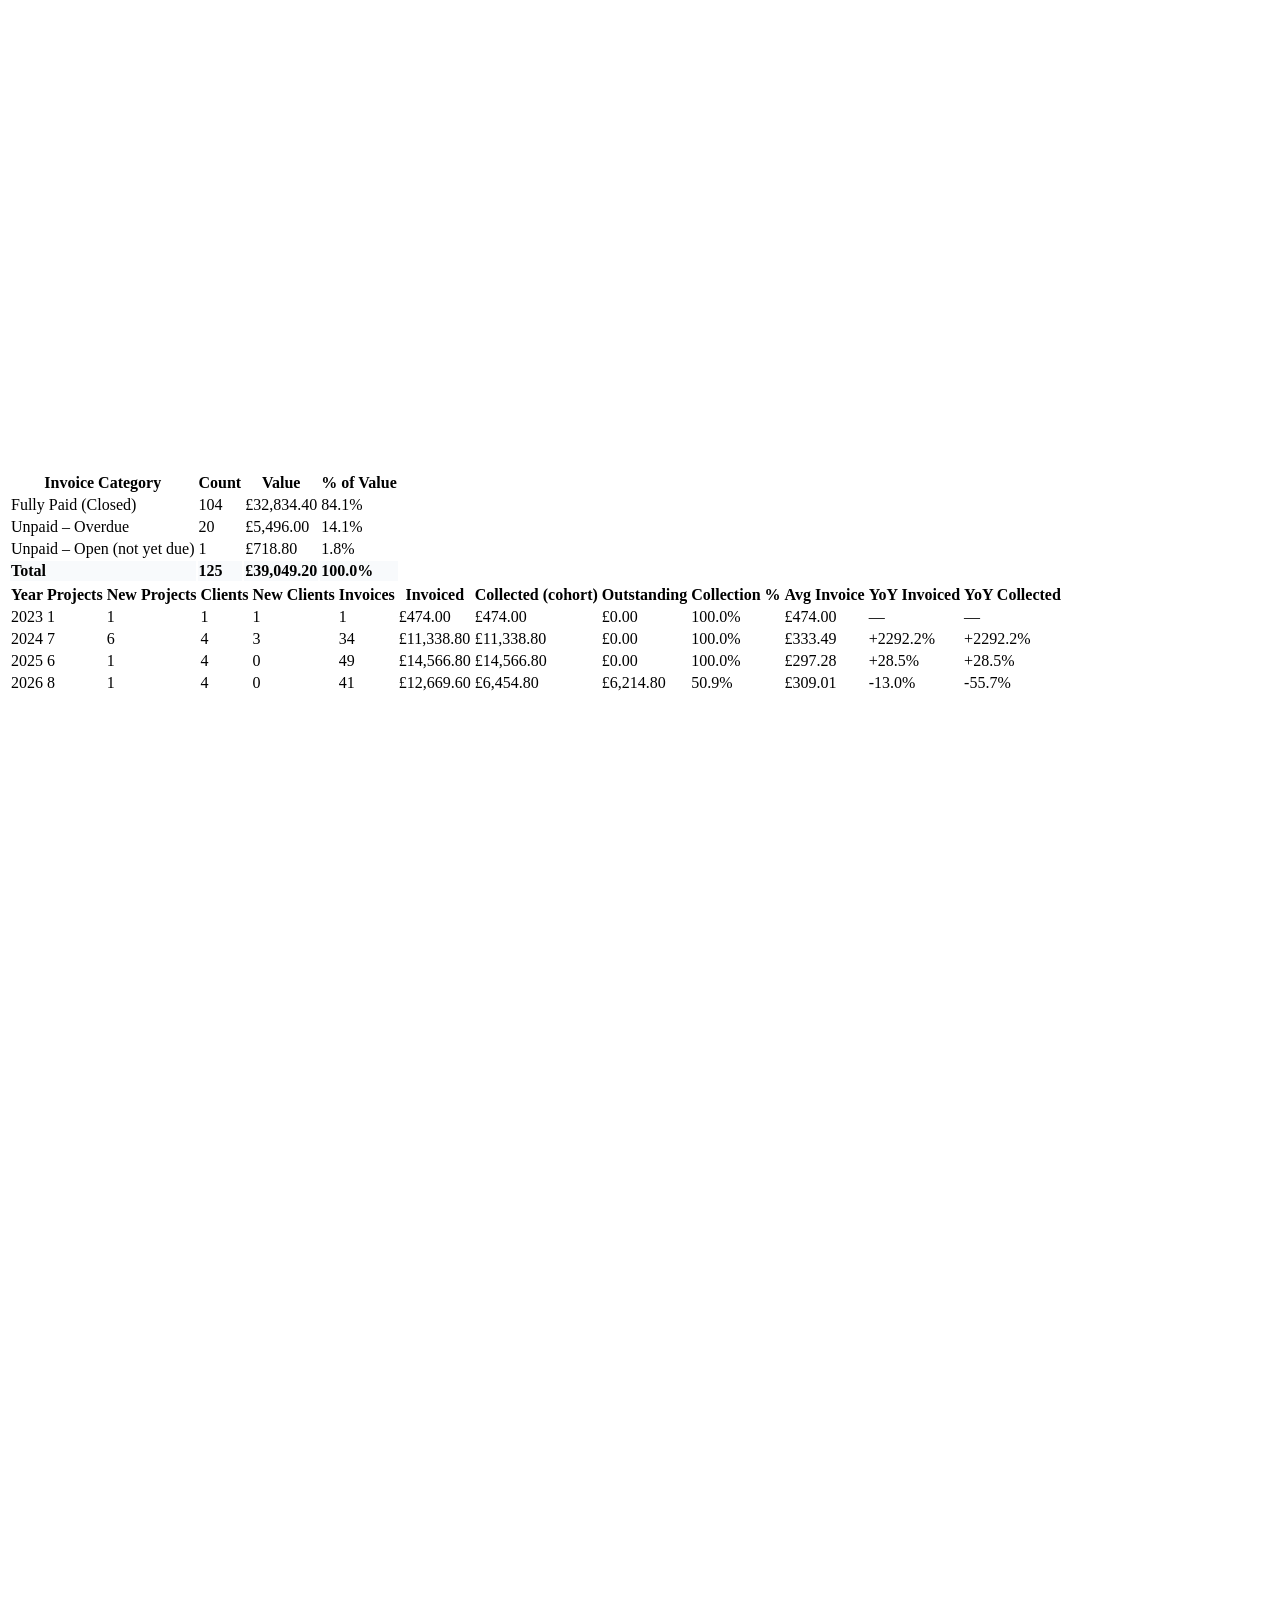
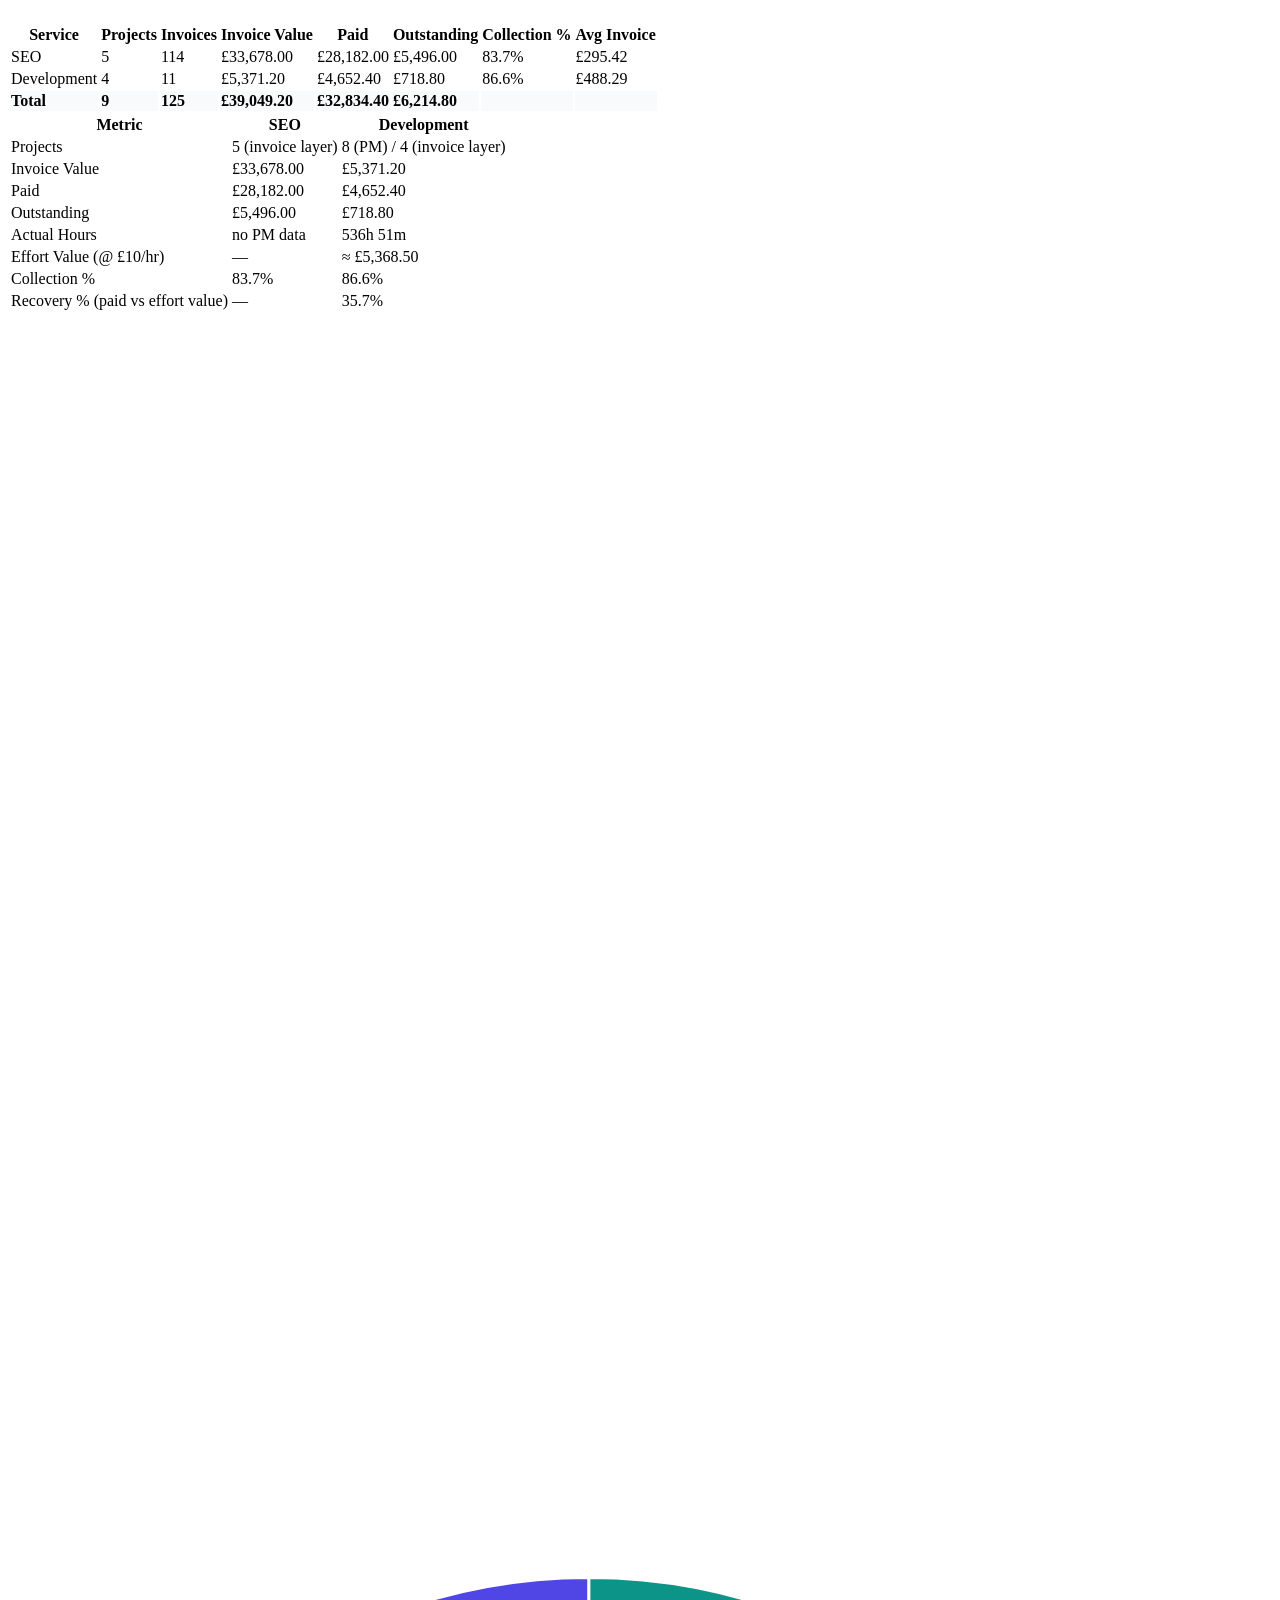
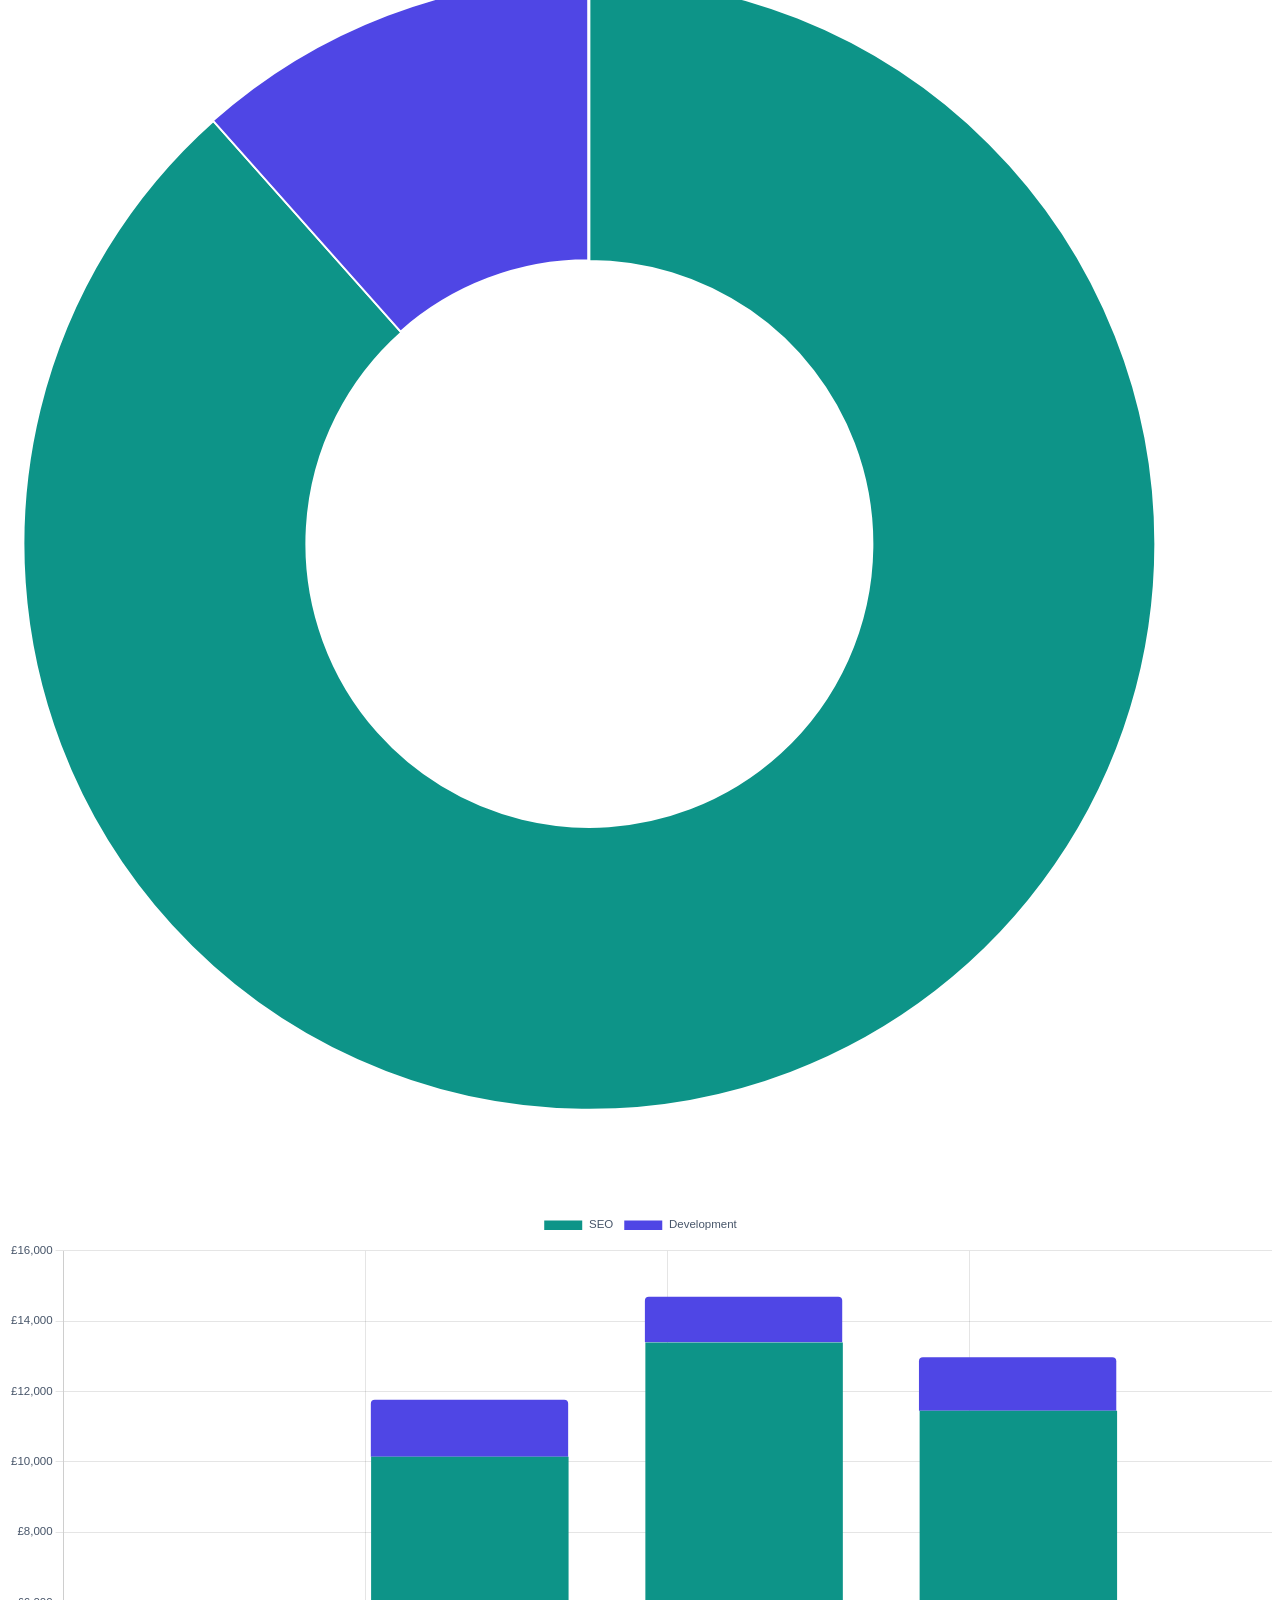
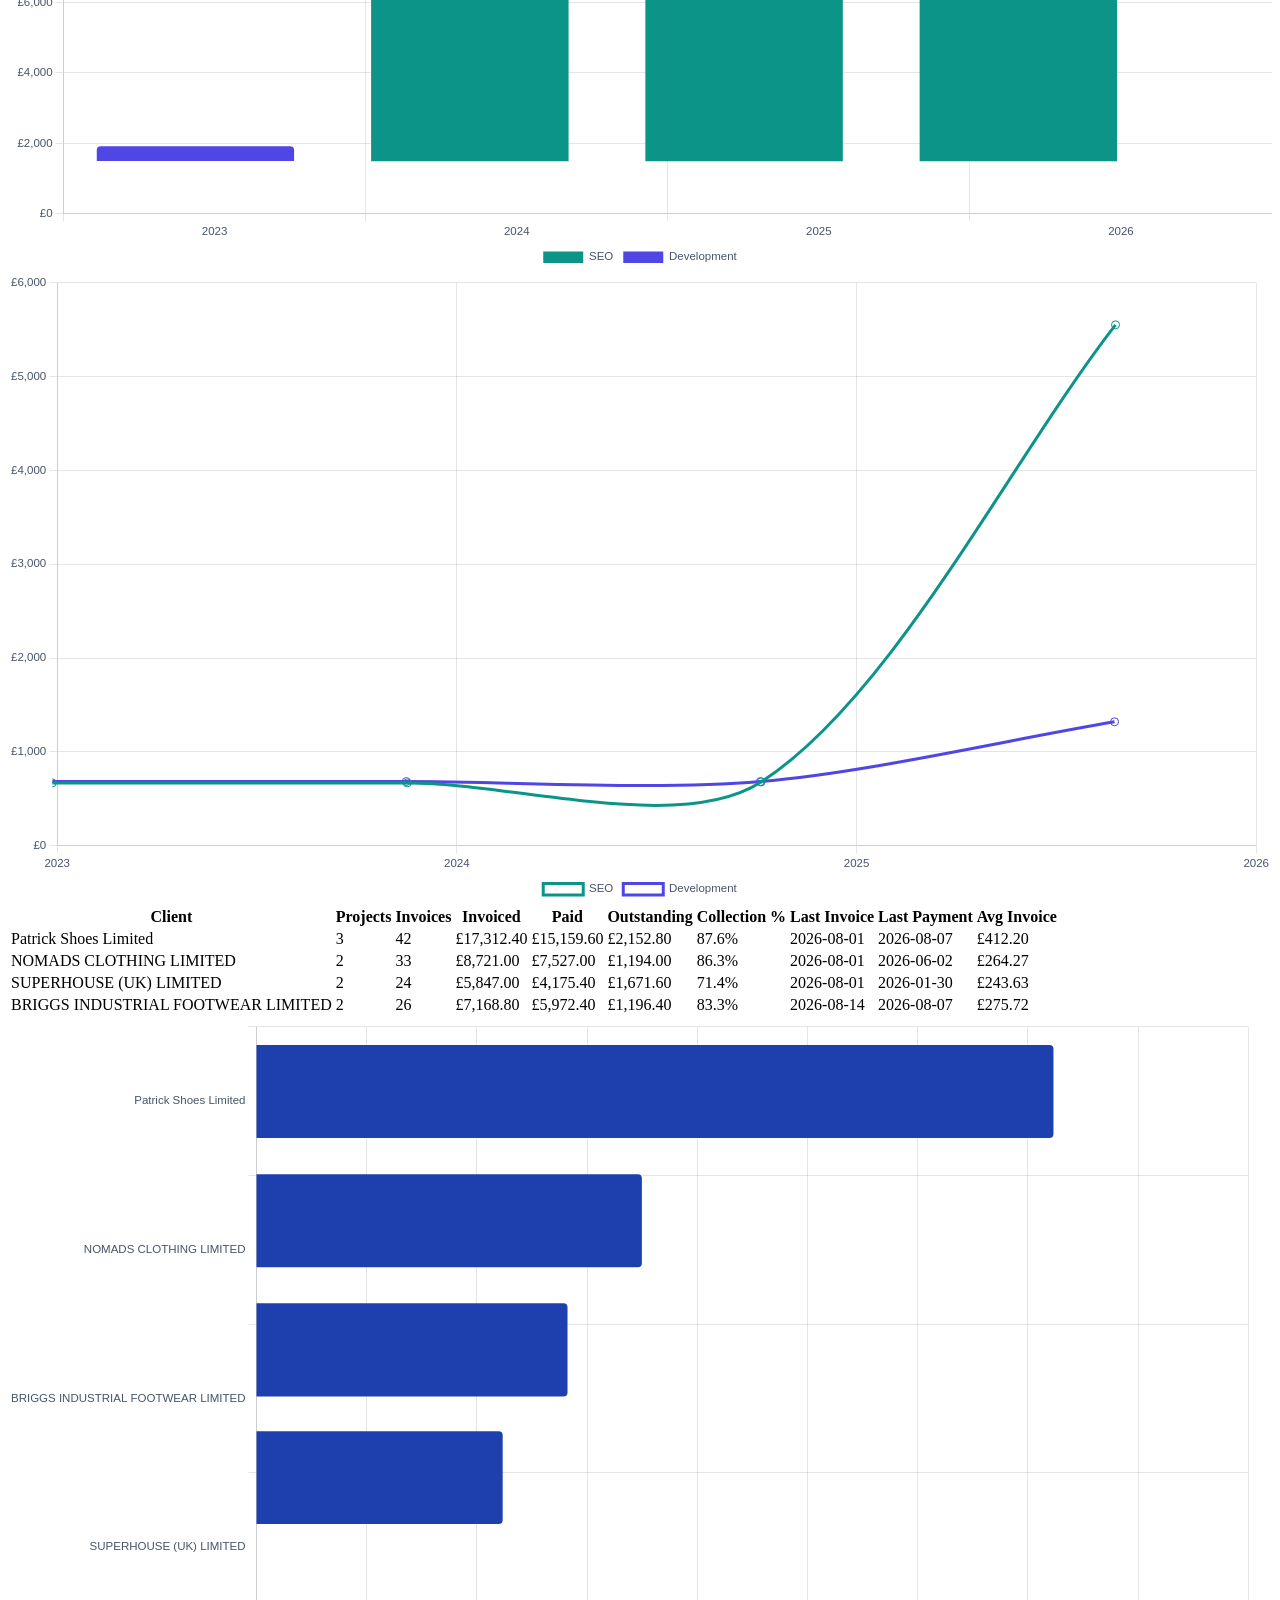
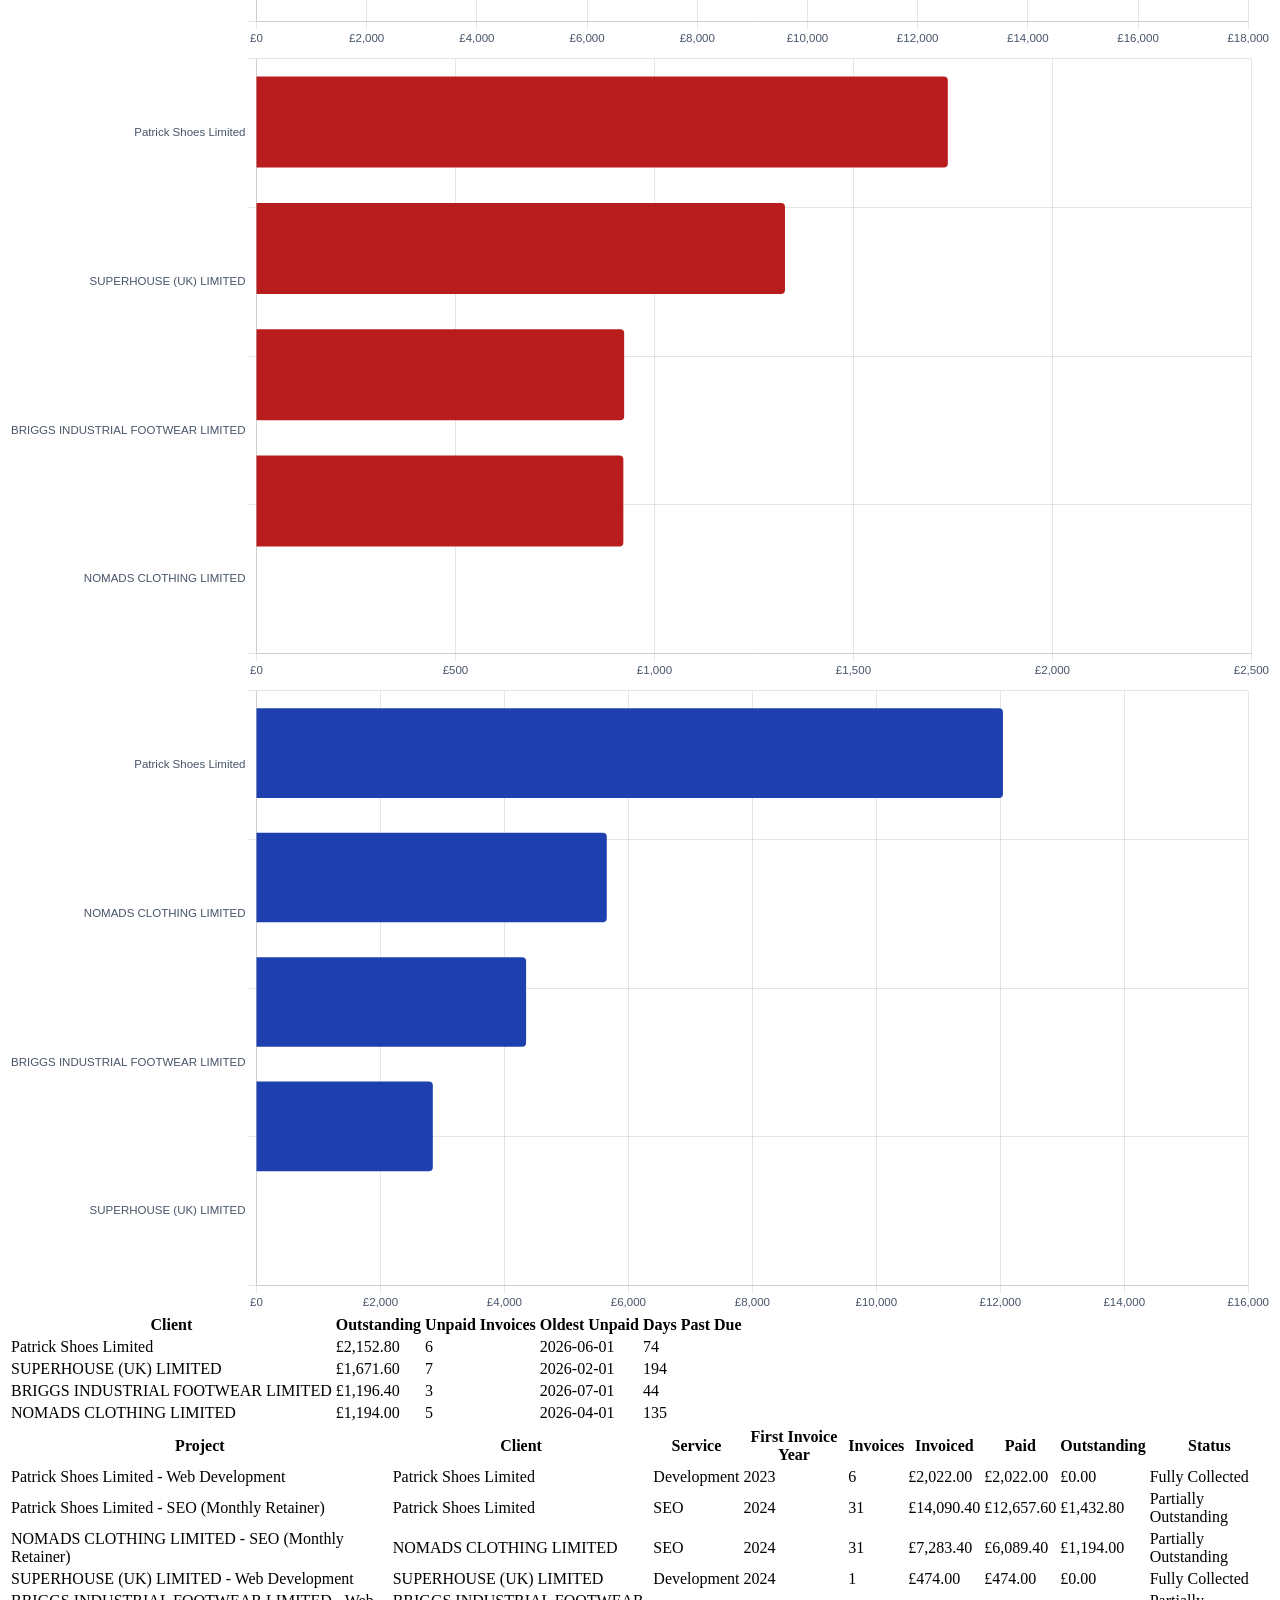
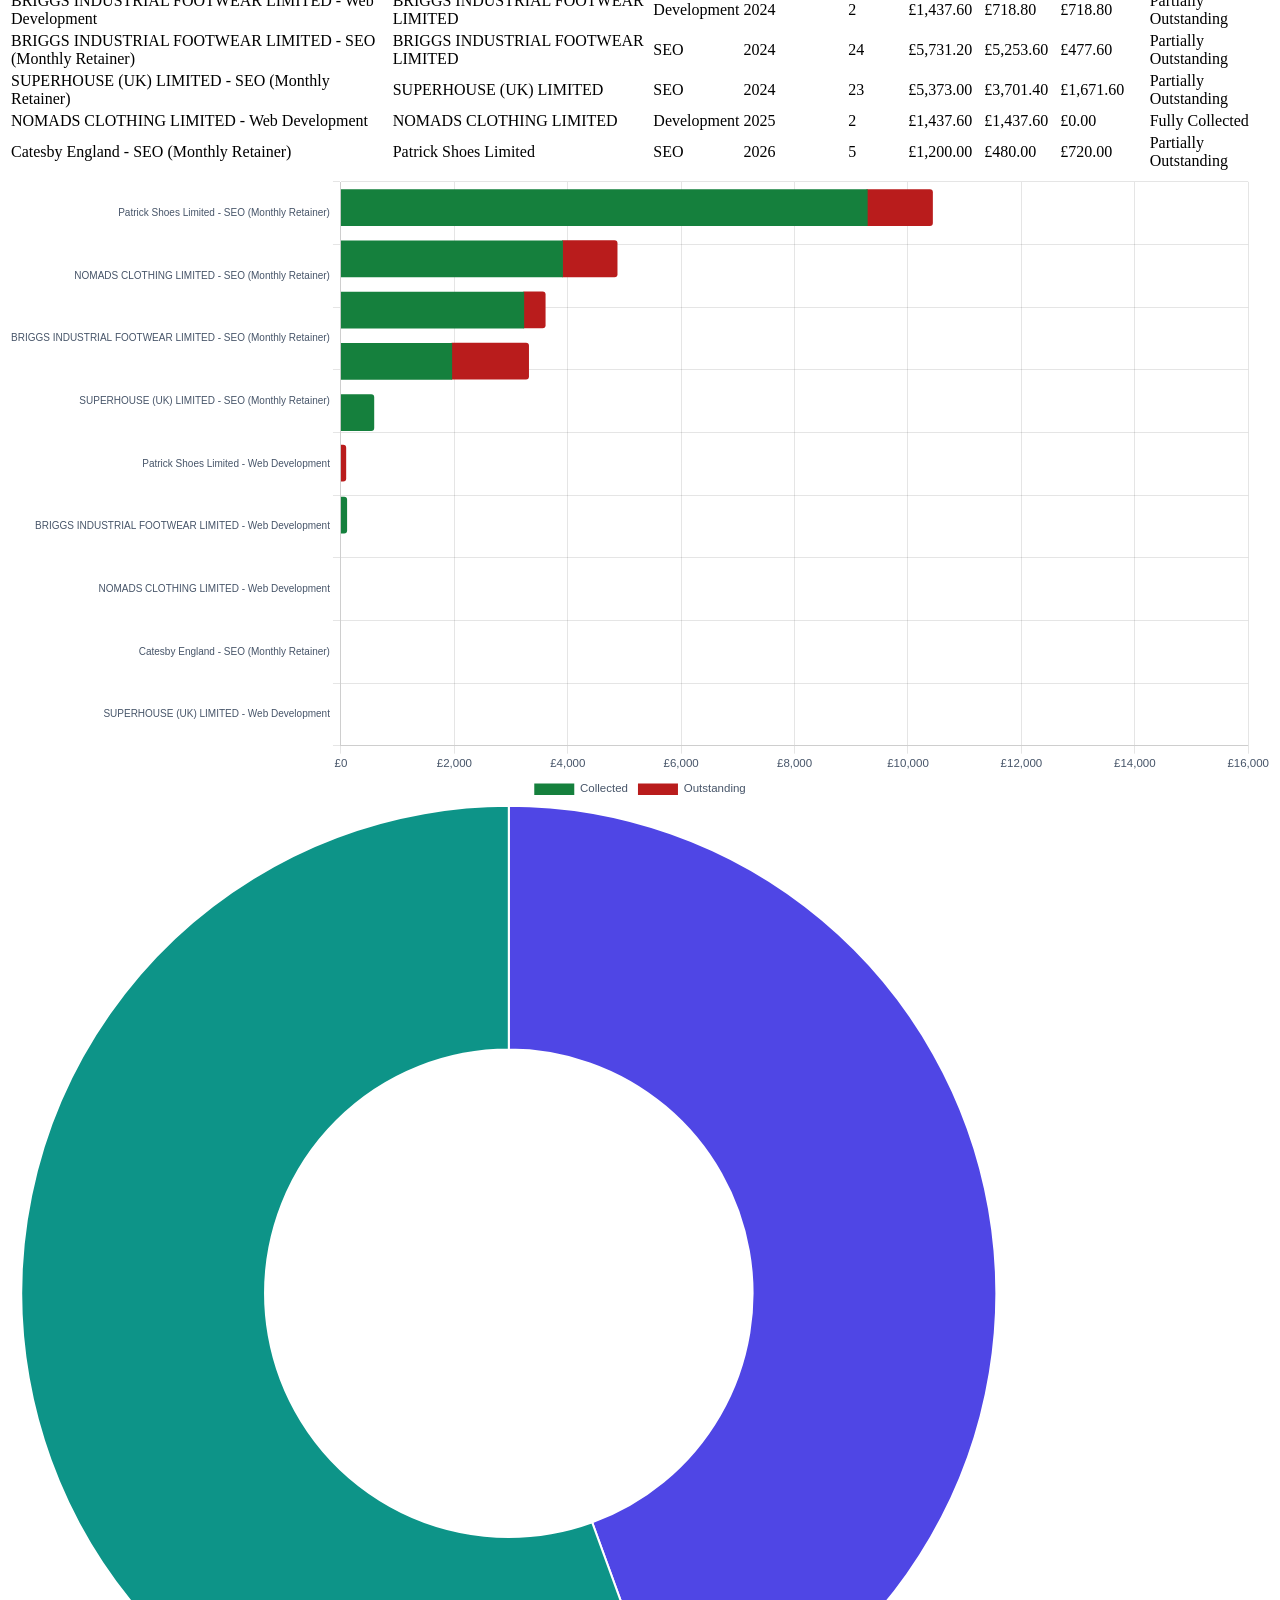
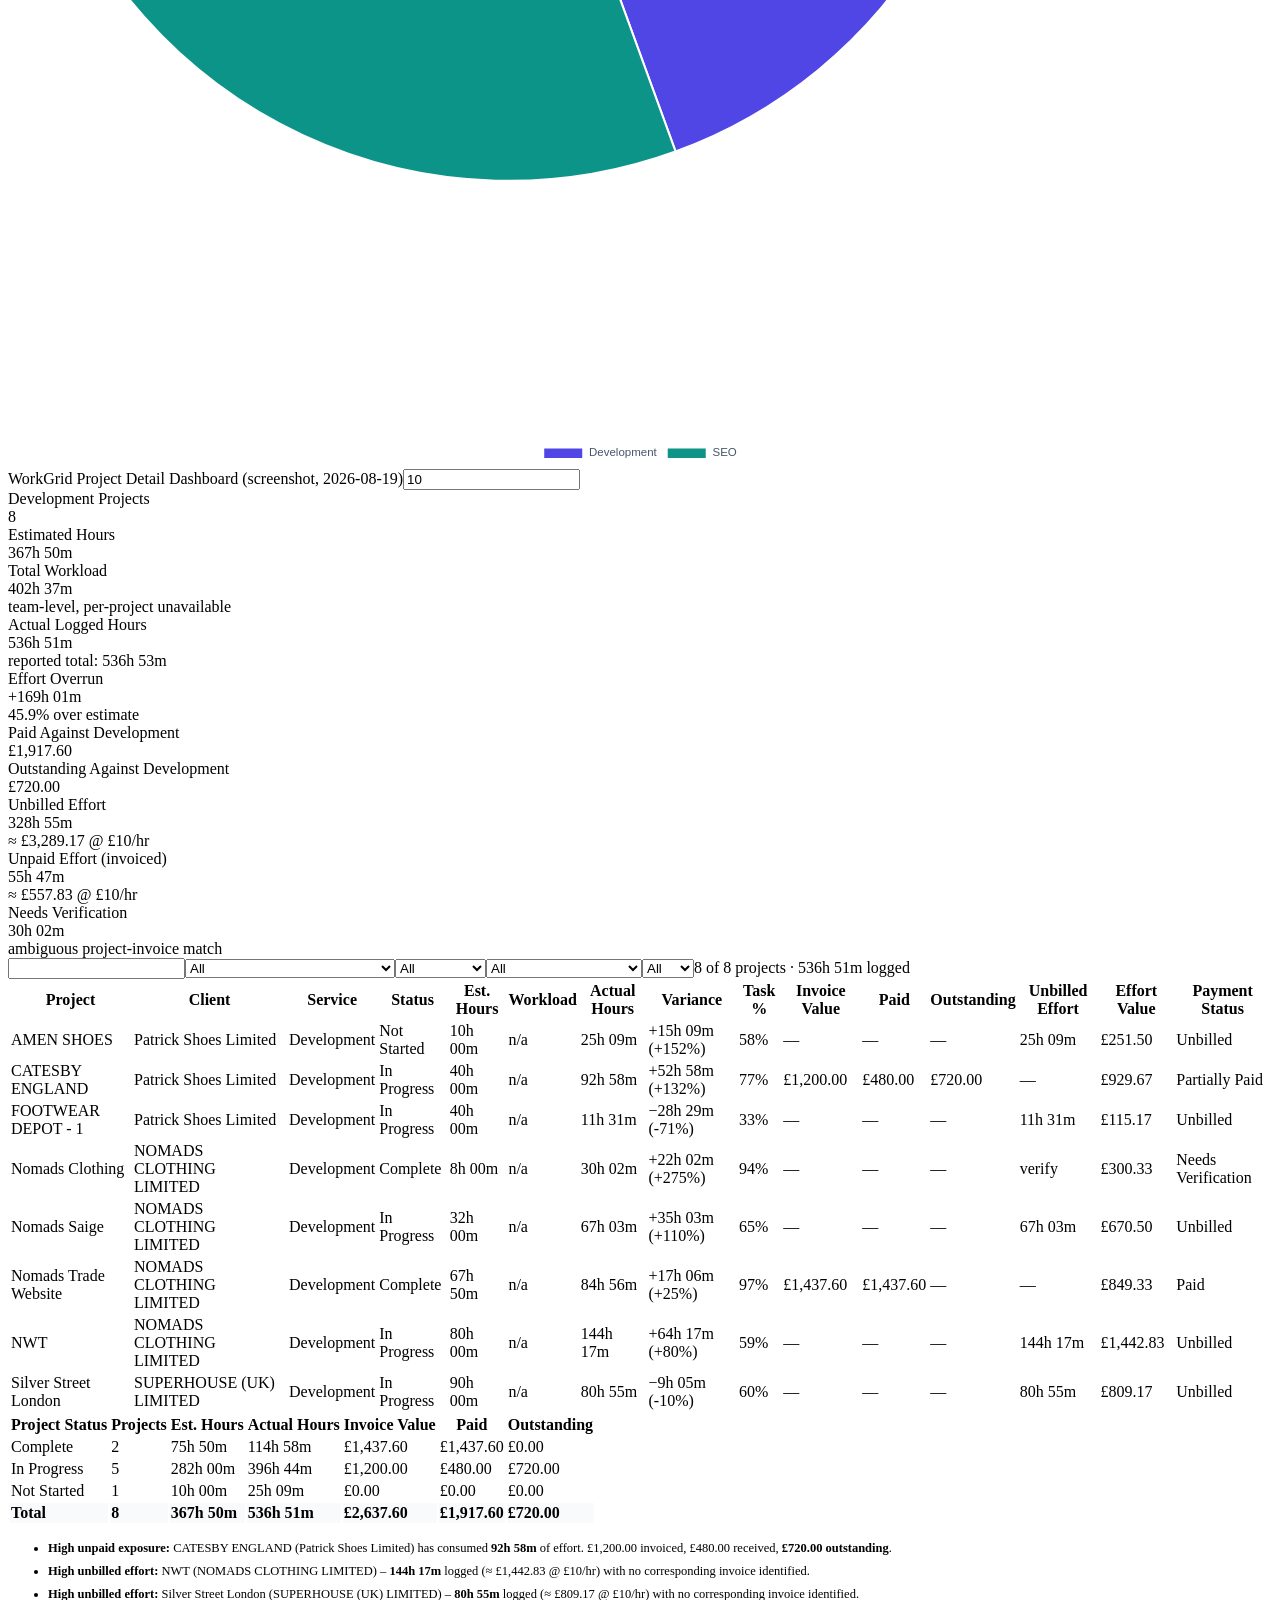
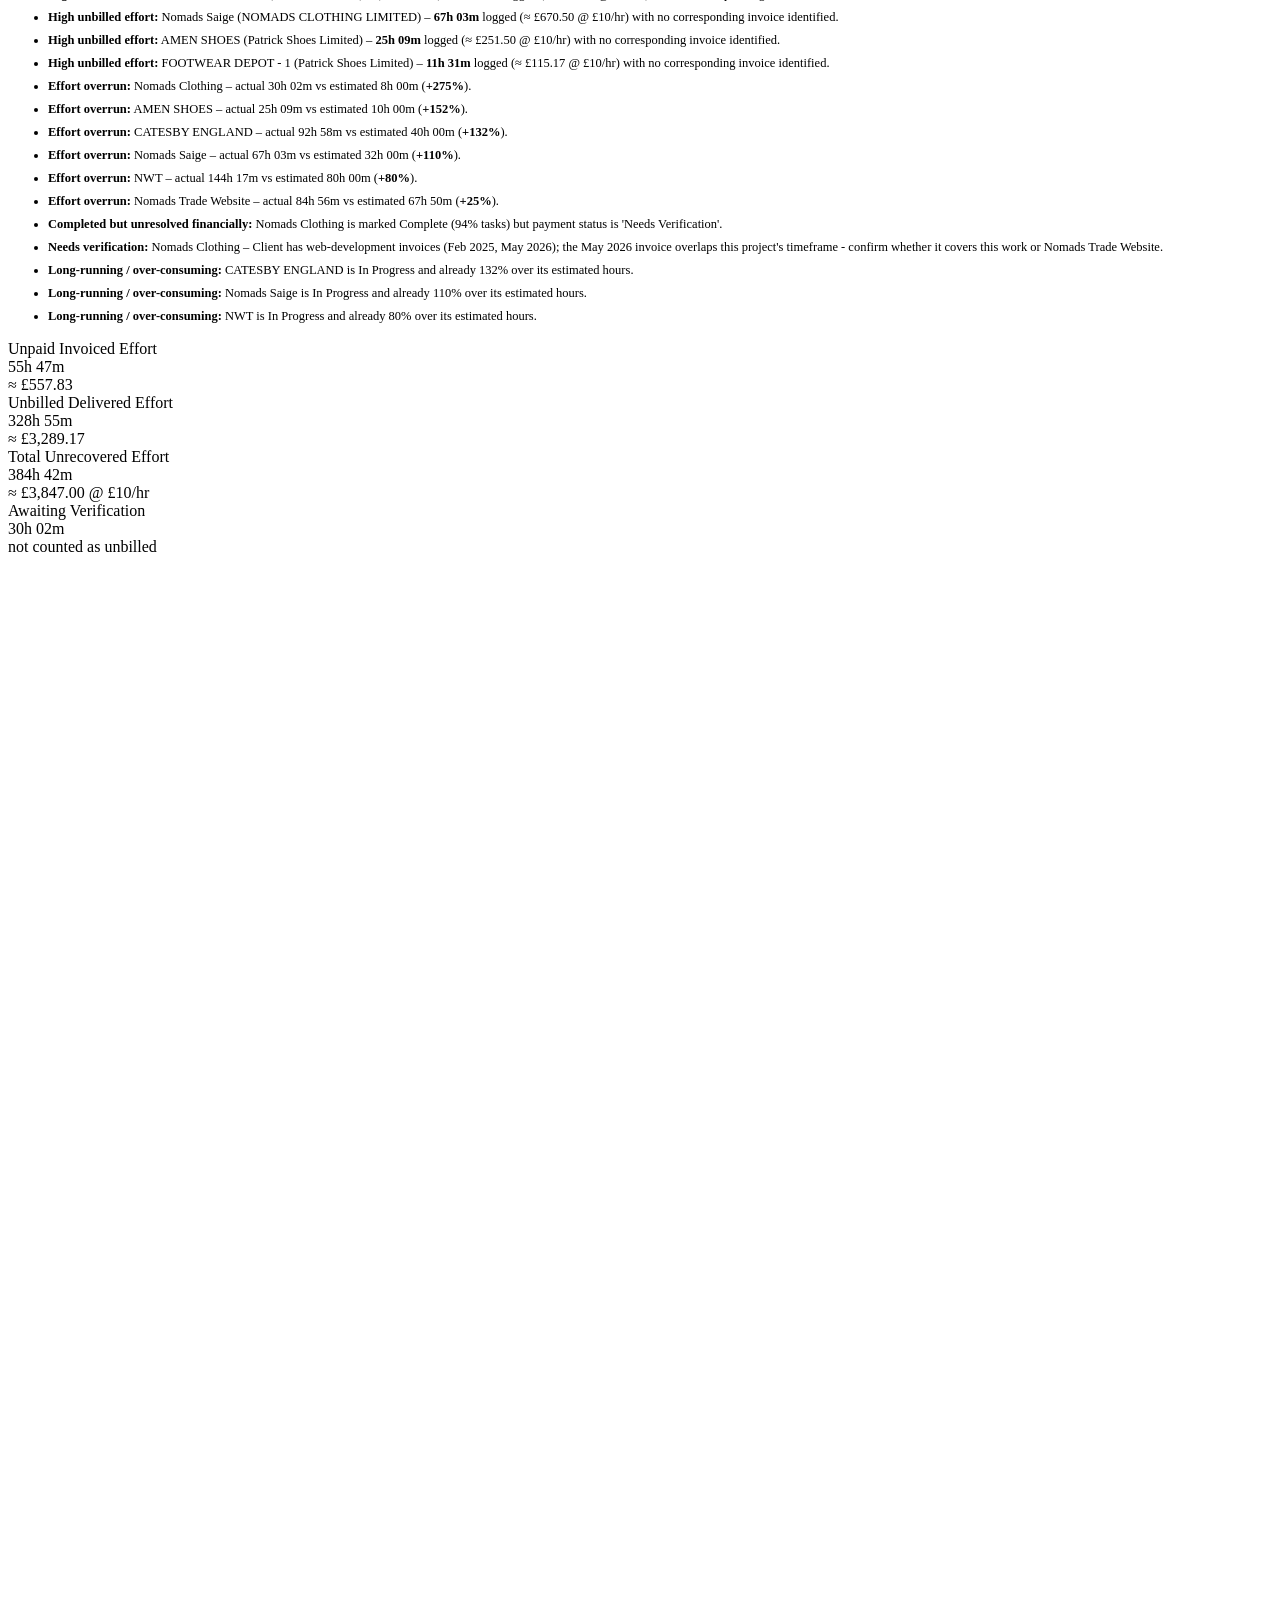
<file: dashboard/test.html>
<!DOCTYPE html>
<html>
<head><meta charset="UTF-8"><title>Dashboard tests</title>
<style>
  .page-loader {
    position: fixed;
    top: 0;
    left: 0;
    width: 100vw;
    height: 100vh;
    background: #0e1117;
    display: flex;
    align-items: center;
    justify-content: center;
    z-index: 9999;
    opacity: 1;
    transition: opacity 0.6s cubic-bezier(0.4, 0, 0.2, 1);
    will-change: opacity;
  }
  .page-loader.fade-out {
    opacity: 0;
    pointer-events: none;
  }
  .page-loader.fade-out .lottie-loader {
    transform: scale(0.92);
  }
  .lottie-loader {
    width: 220px;
    height: 220px;
    transform: scale(1);
    transition: transform 0.6s cubic-bezier(0.4, 0, 0.2, 1);
    will-change: transform;
  }
</style>
<script src="vendor/chart.umd.min.js"></script>
<script src="data.js"></script>
<script src="pm_data.js"></script>
<script src="vendor/lottie.min.js"></script>
</head>
<body>

<!-- Page Loader -->
<div id="page-loader" class="page-loader">
  <div id="lottie-loader" class="lottie-loader"></div>
</div>

<script>
(function () {
  const loader = document.getElementById('page-loader');
  const loaderContainer = document.getElementById('lottie-loader');

  if (loaderContainer && typeof lottie !== 'undefined') {
    lottie.loadAnimation({
      container: loaderContainer,
      renderer: 'svg',
      loop: true,
      autoplay: true,
      path: 'assets/loading.json'
    });
  }

  setTimeout(() => {
    if (loader) {
      loader.classList.add('fade-out');
      setTimeout(() => { loader.style.display = 'none'; }, 600);
    }
  }, 3000);
})();
</script>
<!-- minimal DOM mirroring index.html ids required by app.js -->
<header class="topbar"><h1>t</h1><div class="sub"><b id="asof"></b><b id="srcfile"></b></div></header>
<nav id="nav"></nav>
<div class="filters">
<select id="f-year"></select><select id="f-month"></select><select id="f-client"></select>
<select id="f-project"></select><select id="f-service"></select><select id="f-paystatus"></select>
<select id="f-status"></select><button id="f-reset"></button>
</div>
<div id="kpi-main"></div><div id="kpi-delivery"></div>
<ul id="exec-position"></ul><ul id="exec-findings"></ul><ul id="exec-risks"></ul><ul id="exec-actions"></ul>
<div id="kpi-fin"></div><canvas id="ch-fin-bar"></canvas><div id="tbl-status"></div>
<div id="tbl-year"></div><canvas id="ch-year-rev"></canvas><canvas id="ch-year-col"></canvas><canvas id="ch-year-vol"></canvas><canvas id="ch-year-yoy"></canvas>
<div id="tbl-svc"></div><div id="tbl-svc-effort"></div><canvas id="ch-svc-rev"></canvas><canvas id="ch-svc-out"></canvas><canvas id="ch-svc-year"></canvas><canvas id="ch-svc-outyear"></canvas>
<div id="tbl-client"></div><canvas id="ch-client-rev"></canvas><canvas id="ch-client-out"></canvas><canvas id="ch-client-paid"></canvas><div id="tbl-client-exposure"></div>
<div id="tbl-project"></div><canvas id="ch-proj-val"></canvas><canvas id="ch-proj-svc"></canvas>
<span id="pm-src"></span><input type="number" id="hourly-rate"><div id="kpi-effort"></div>
<input id="eff-search"><select id="eff-client"></select><select id="eff-status"></select><select id="eff-scenario"></select><select id="eff-year"></select><span id="eff-count"></span>
<div id="tbl-effort"></div><div id="tbl-pmstatus"></div><ul id="attention-list"></ul>
<div id="kpi-recovery"></div><canvas id="ch-funnel"></canvas><canvas id="ch-funnel-hrs"></canvas><div id="tbl-matrix"></div><div id="tbl-exposure"></div>
<canvas id="ch-est-act"></canvas><canvas id="ch-eff-year"></canvas><div id="tbl-overrun"></div><div id="tbl-eff-year"></div>
<div id="kpi-team"></div><canvas id="ch-capacity"></canvas>
<div id="tbl-pmrecon"></div>
<div id="kpi-pay"></div><canvas id="ch-status-count"></canvas><canvas id="ch-status-val"></canvas><canvas id="ch-dtp"></canvas><canvas id="ch-pay-month"></canvas><canvas id="ch-pay-year"></canvas><canvas id="ch-pay-svc"></canvas>
<span id="asof2"></span><div id="tbl-ageing"></div><canvas id="ch-age-amt"></canvas><canvas id="ch-age-cnt"></canvas><div id="tbl-oldest"></div>
<canvas id="ch-month-main"></canvas><canvas id="ch-month-cnt"></canvas><div id="tbl-month"></div>
<div id="kpi-repeat"></div><div id="tbl-repeat"></div><canvas id="ch-repeat"></canvas>
<div id="tbl-dq-summary"></div><div id="tbl-dq-detail"></div><ul id="assumptions"></ul>
<input id="inv-search"><span id="inv-count"></span><div id="tbl-invoices"></div>
<div id="tbl-recon"></div><div id="recon-note"></div><footer id="footer"></footer>

<pre id="test-results"></pre>
<script src="app.js"></script>
<script>
(function () {
  const R = [];
  const txt = id => document.getElementById(id).textContent;
  function setFilter(id, val) { const sel = document.getElementById(id); sel.value = val; sel.dispatchEvent(new Event("change")); }
  function check(name, cond) { R.push((cond ? "PASS" : "FAIL") + " | " + name); }

  try {
    // --- invoice layer (regression) ---
    check("init: total invoiced £39,049.20", txt("kpi-main").includes("£39,049.20"));
    check("init: outstanding £6,214.80", txt("kpi-main").includes("£6,214.80"));
    setFilter("f-year", "2025");
    check("year=2025: invoiced £14,566.80", txt("kpi-main").includes("£14,566.80"));
    setFilter("f-year", "All");
    setFilter("f-client", "SUPERHOUSE (UK) LIMITED");
    check("client=SUPERHOUSE: outstanding £1,671.60", txt("kpi-main").includes("£1,671.60"));
    setFilter("f-client", "All");
    setFilter("f-paystatus", "Paid");
    check("payStatus=Paid: collected £32,834.40", txt("kpi-main").includes("£32,834.40"));
    setFilter("f-paystatus", "All");

    // --- effort layer ---
    check("delivery KPIs: 8 dev projects", txt("kpi-delivery").includes("8"));
    check("delivery KPIs: estimated 367h 50m", txt("kpi-delivery").includes("367h 50m"));
    check("delivery KPIs: actual 536h 51m", txt("kpi-delivery").includes("536h 51m"));
    check("effort KPIs: paid against dev £1,917.60", txt("kpi-effort").includes("£1,917.60"));
    check("effort KPIs: outstanding against dev £720.00", txt("kpi-effort").includes("£720.00"));
    check("effort KPIs: unbilled 328h 55m", txt("kpi-effort").includes("328h 55m"));
    check("effort KPIs: unpaid invoiced 55h 47m", txt("kpi-effort").includes("55h 47m"));
    check("recovery KPIs: unrecovered 384h 42m", txt("kpi-recovery").includes("384h 42m"));
    check("recovery KPIs: unrecovered ≈ £3,847.00 @ £10/hr", txt("kpi-recovery").includes("£3,847.00"));
    check("recovery KPIs: verification 30h 02m", txt("kpi-recovery").includes("30h 02m"));
    check("effort table: Catesby Partially Paid", txt("tbl-effort").includes("Partially Paid"));
    check("effort table: NWT Unbilled", txt("tbl-effort").includes("Unbilled"));
    check("overrun table: NWT +64h 17m largest variance", txt("tbl-overrun").includes("64h 17m"));
    check("attention list: NWT unbilled insight", txt("attention-list").includes("NWT"));
    check("attention list: Catesby unpaid insight", txt("attention-list").includes("CATESBY ENGLAND"));
    check("PM recon: Matched + Needs Verification + Unmatched present",
      txt("tbl-pmrecon").includes("Matched") && txt("tbl-pmrecon").includes("Needs Verification") && txt("tbl-pmrecon").includes("Unmatched"));
    check("team KPIs: team of 5, workload 402h 37m", txt("kpi-team").includes("402h 37m"));
    check("svc-effort compare: recovery row present", txt("tbl-svc-effort").includes("Recovery %"));
    check("funnel chart rendered", !!document.getElementById("ch-funnel").getAttribute("width"));
    check("est-vs-act chart rendered", !!document.getElementById("ch-est-act").getAttribute("width"));

    // rate configurability
    const ri = document.getElementById("hourly-rate");
    ri.value = "20"; ri.dispatchEvent(new Event("input"));
    check("rate=£20: unrecovered ≈ £7,694.00", txt("kpi-recovery").includes("£7,694.00"));
    ri.value = "10"; ri.dispatchEvent(new Event("input"));
    check("rate back to £10", txt("kpi-recovery").includes("£3,847.00"));

    // effort filters
    setFilter("eff-client", "NOMADS CLOTHING LIMITED");
    check("eff filter client=Nomads: 4 projects", txt("eff-count").startsWith("4 of 8"));
    setFilter("eff-client", "All");
    setFilter("eff-scenario", "Unbilled");
    check("eff filter scenario=Unbilled: 5 projects", txt("eff-count").startsWith("5 of 8"));
    setFilter("eff-scenario", "All");
    setFilter("eff-year", "2025");
    check("eff filter year=2025: 1 project (Trade Website)", txt("eff-count").startsWith("1 of 8"));
    setFilter("eff-year", "All");

    // reconciliation incl. PM rows
    check("recon: PM logged-time delta noted", txt("tbl-recon").includes("536h 53m (reported)"));
    check("recon: PM unbilled row present", txt("tbl-recon").includes("328h 55m"));

    // DQ dev checks
    check("DQ: dev overrun check present", txt("tbl-dq-summary").includes("DEV: Actual hours significantly over estimate"));
    check("DQ: status anomaly (Not Started w/ hours)", txt("tbl-dq-summary").includes("AMEN SHOES"));
  } catch (e) {
    R.push("ERROR | " + e.message);
  }
  document.getElementById("test-results").textContent = "TESTRESULTS\n" + R.join("\n") + "\nENDRESULTS";
})();
</script>
</body>
</html>
</file>
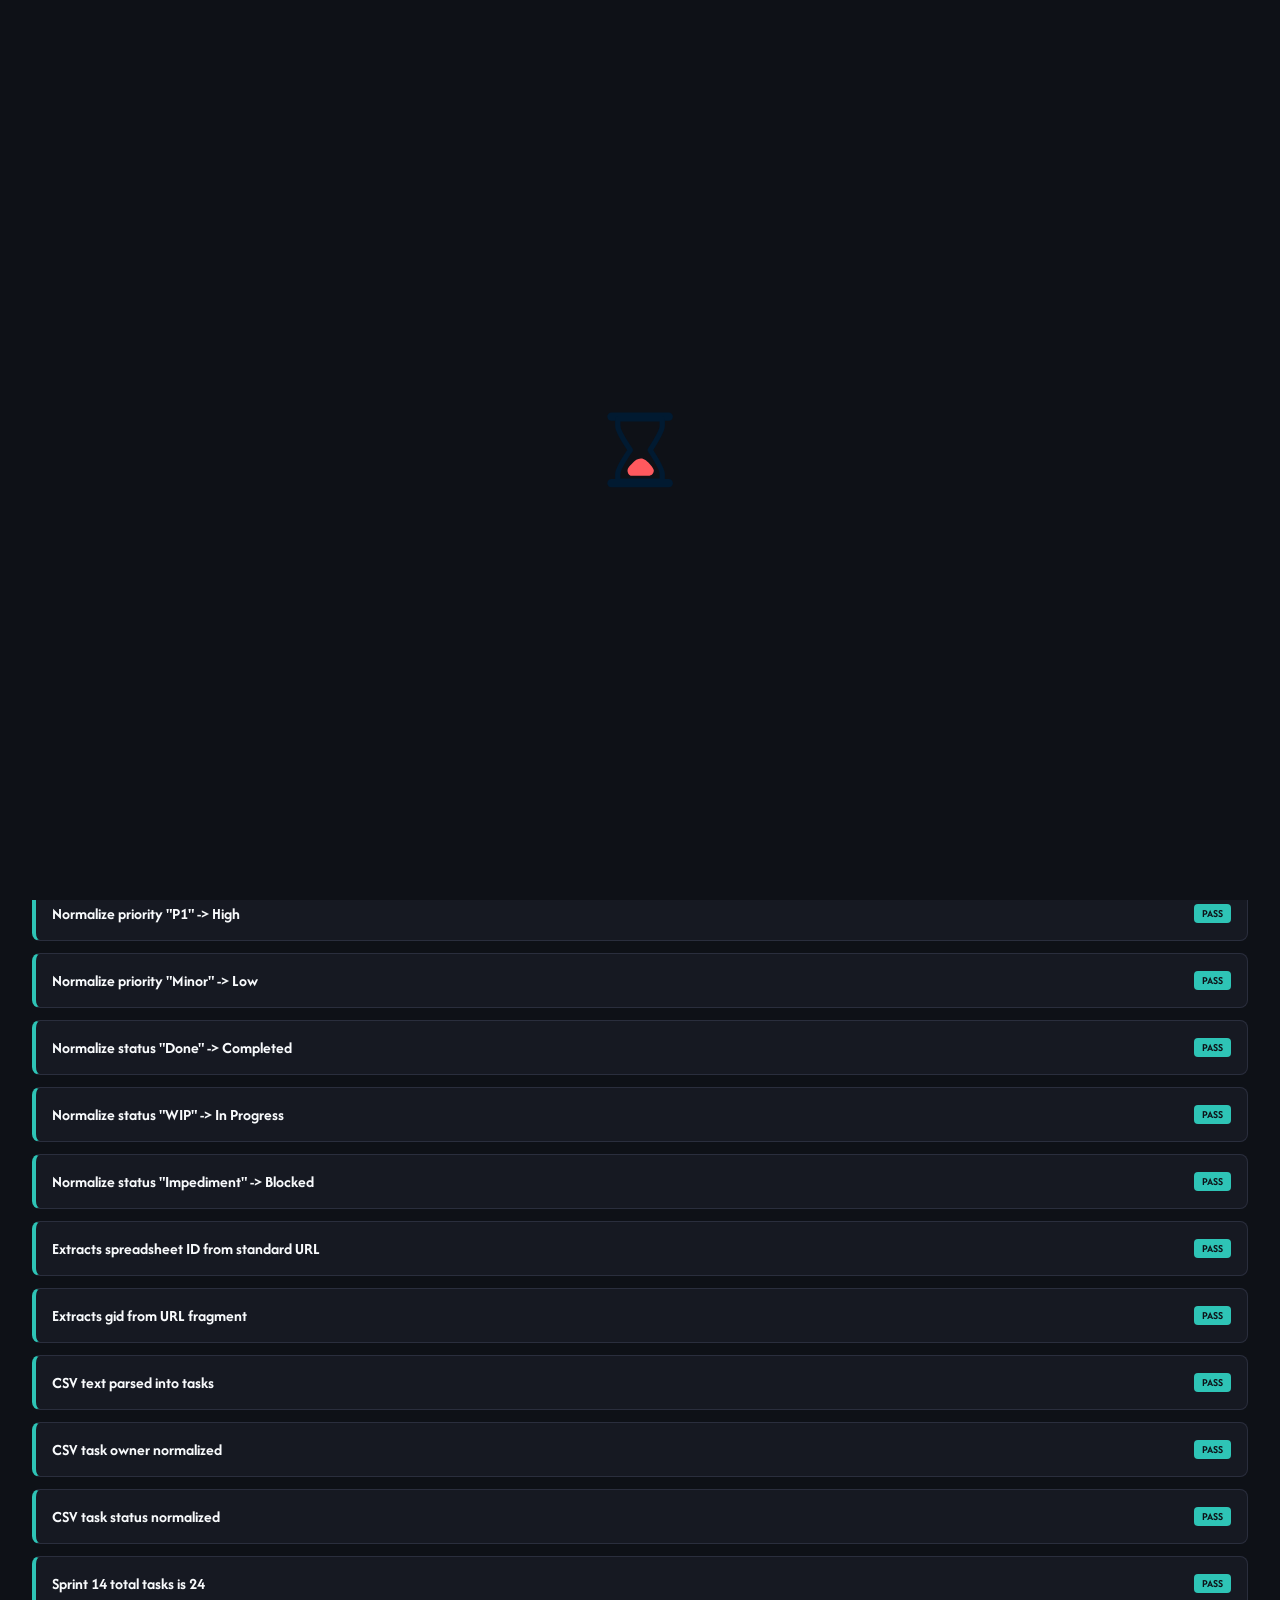
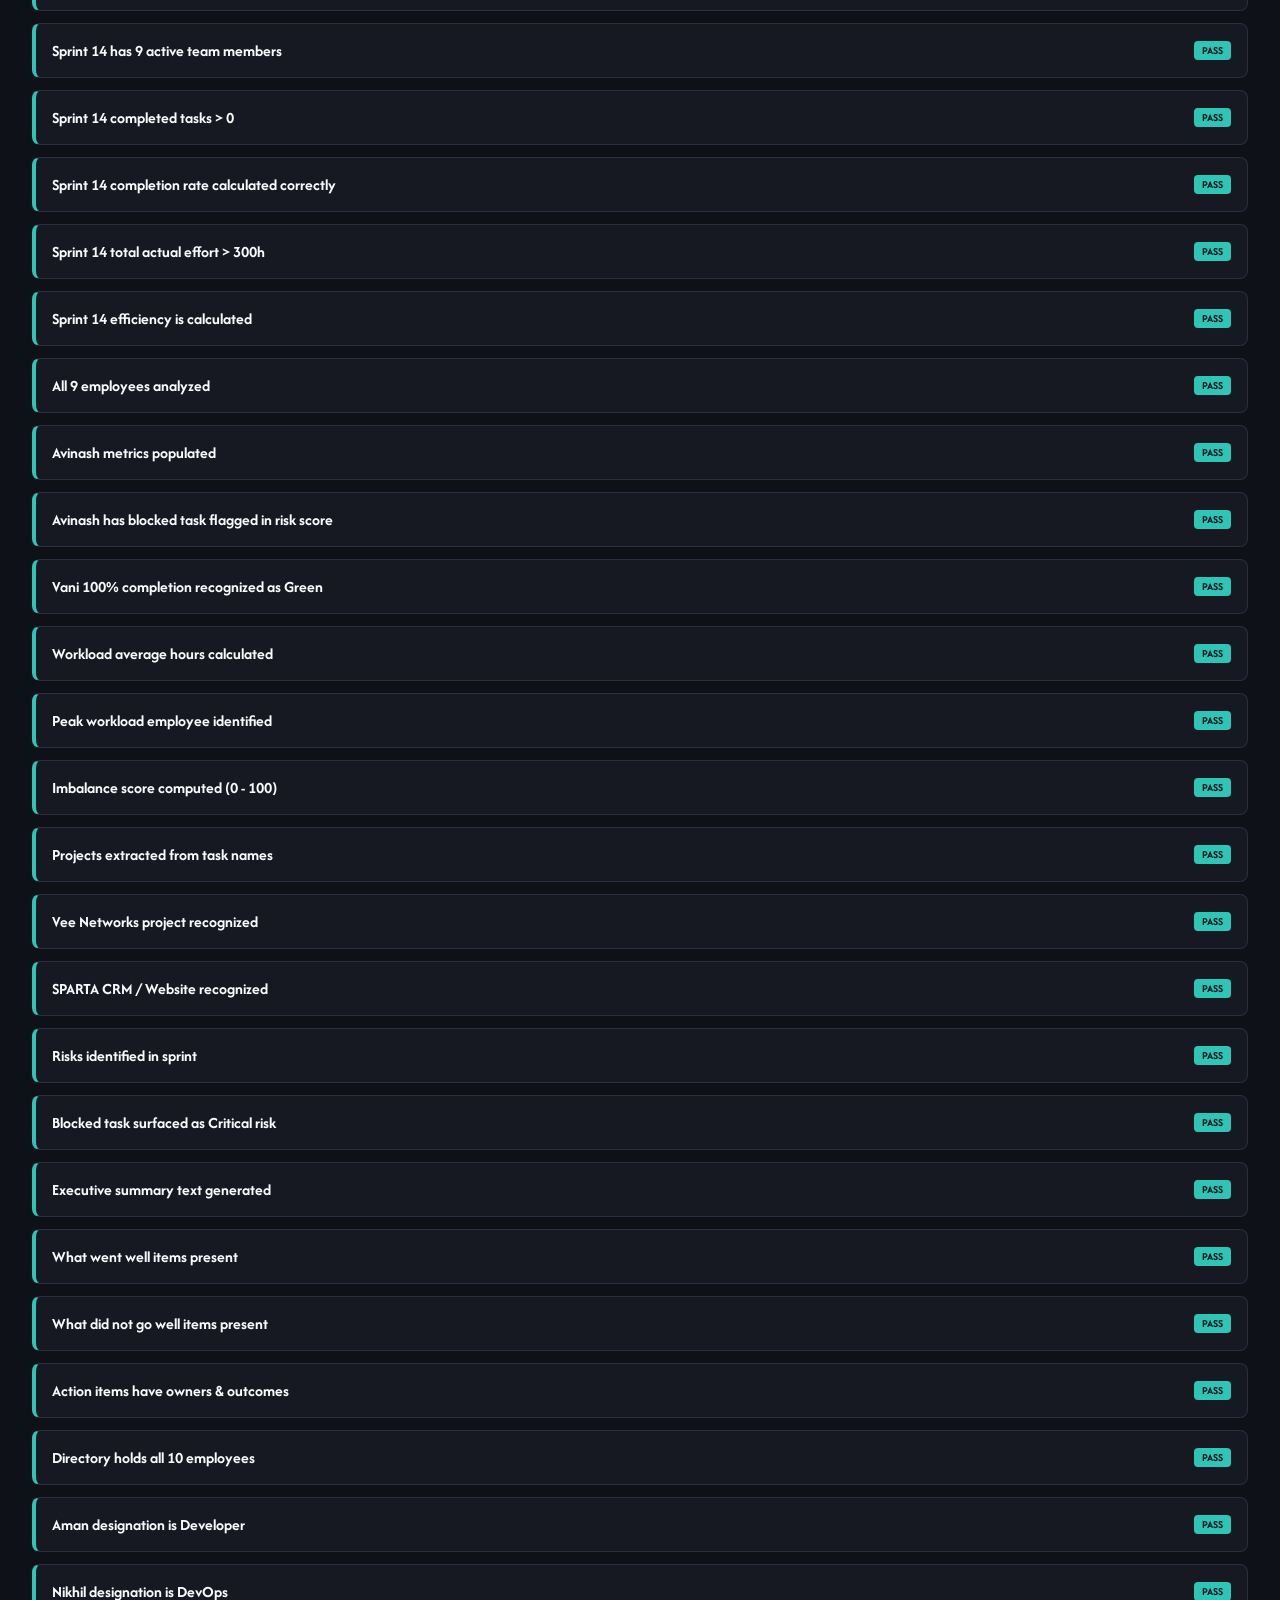
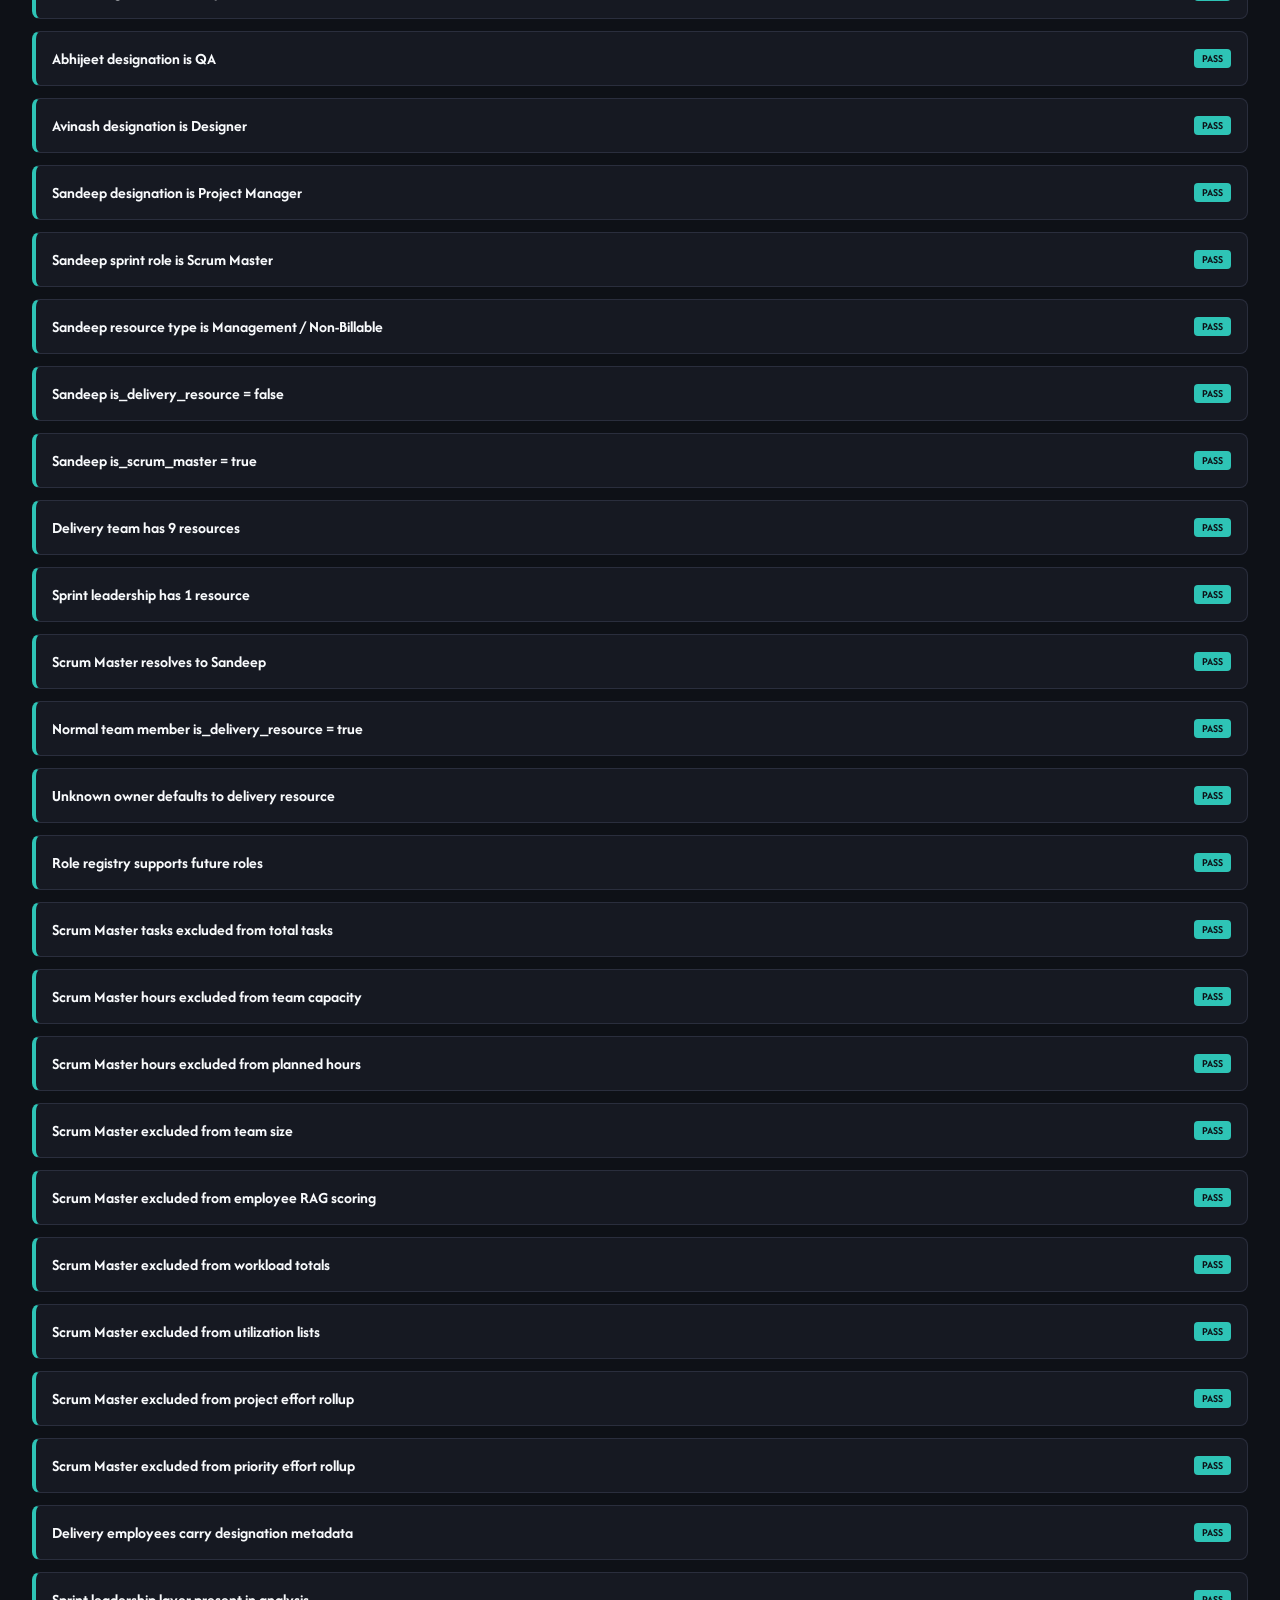
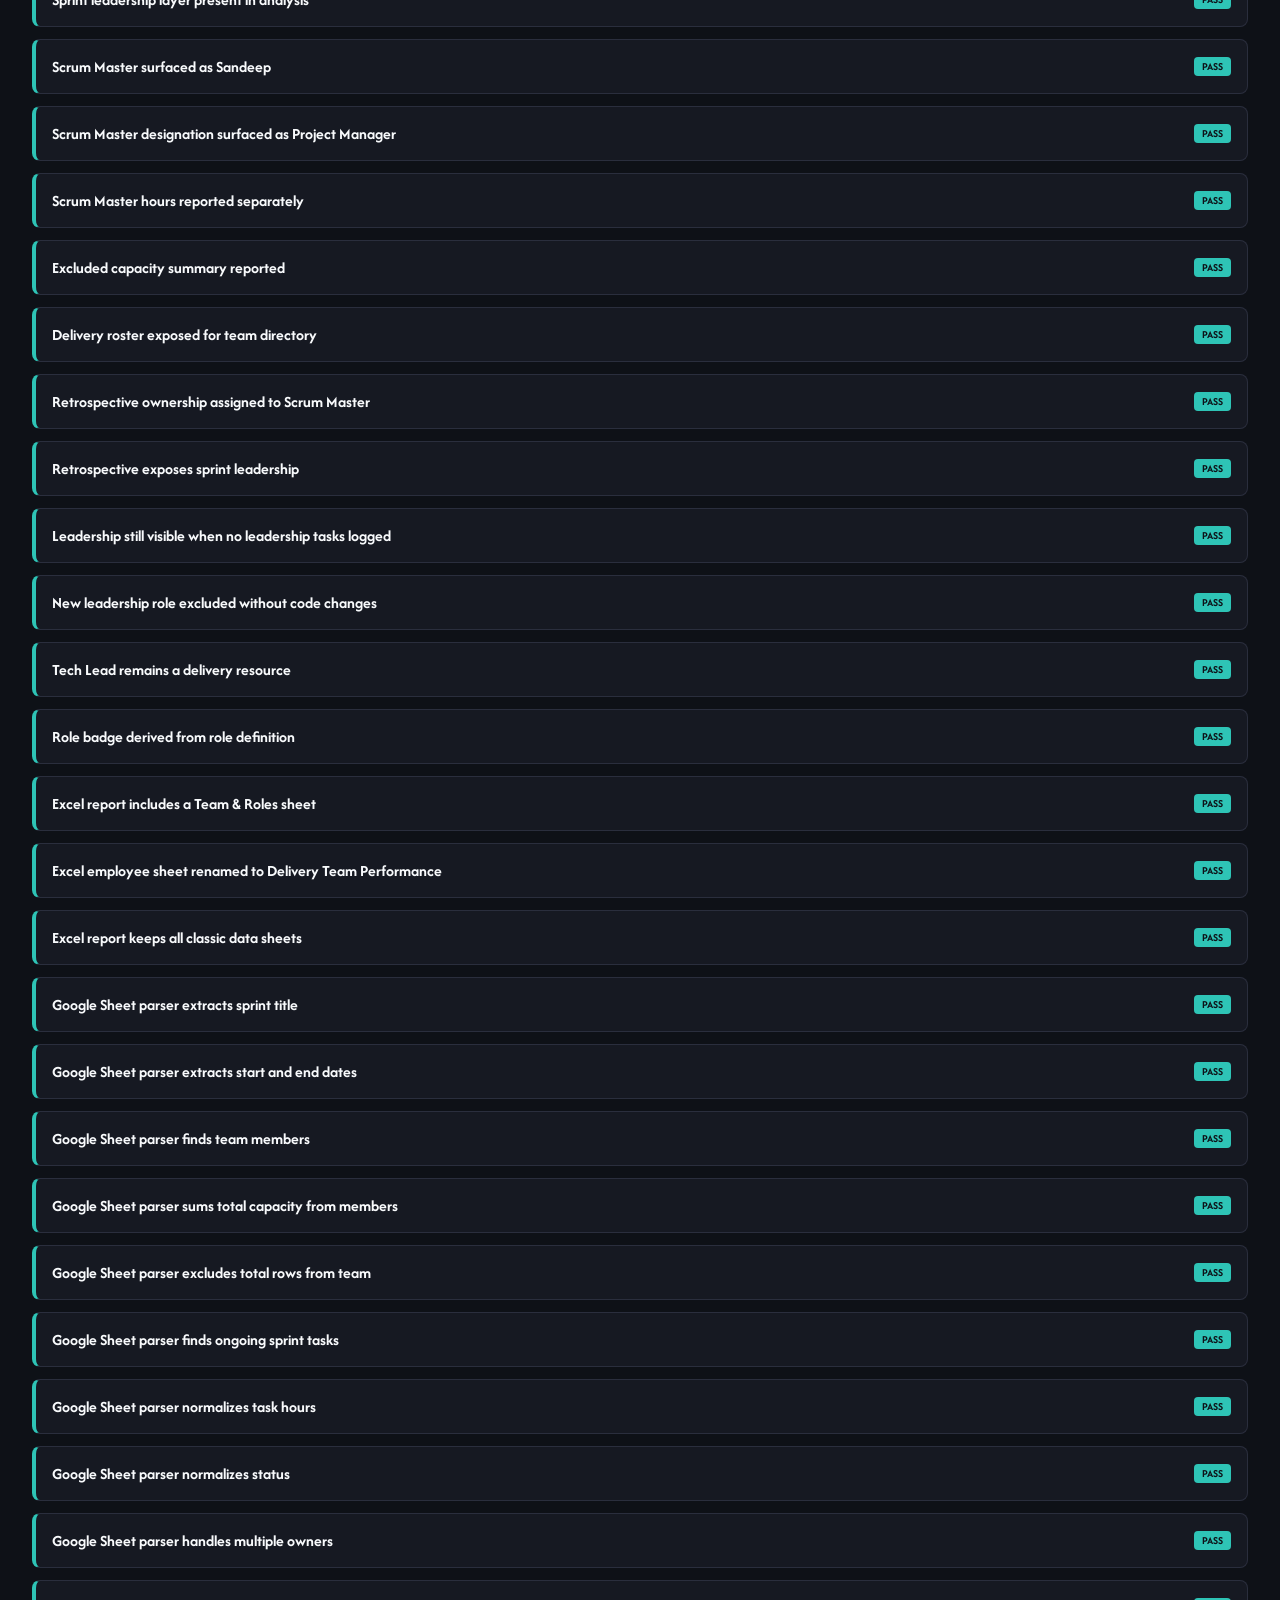
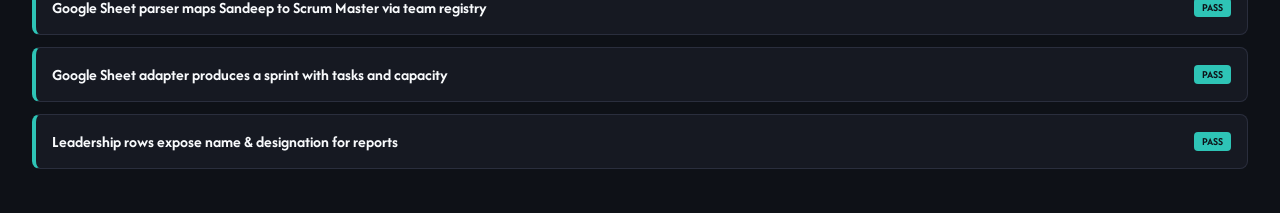
<file: dashboard/test_sprintiq.html>
<!DOCTYPE html>
<html lang="en">
<head>
  <meta charset="UTF-8">
  <title>SprintIQ Automated Test Suite</title>
  <link href="https://fonts.googleapis.com/css2?family=Afacad:wght@400;500;600;700;800&display=swap" rel="stylesheet">
  <style>
    body { font-family: 'Afacad', system-ui, sans-serif; background: #0e1117; color: #f8fafc; padding: 24px; }
    h1 { color: #e63946; font-size: 22px; margin-bottom: 8px; }
    .test-card { background: #161922; border: 1px solid #2a2e3d; border-radius: 8px; padding: 16px; margin-bottom: 12px; }
    .test-pass { border-left: 4px solid #2ec4b6; }
    .test-fail { border-left: 4px solid #e63946; background: rgba(230, 57, 70, 0.1); }
    .badge-pass { background: #2ec4b6; color: #0e1117; padding: 2px 8px; border-radius: 4px; font-weight: 700; font-size: 11px; }
    .badge-fail { background: #e63946; color: #ffffff; padding: 2px 8px; border-radius: 4px; font-weight: 700; font-size: 11px; }
    #summary { font-size: 16px; font-weight: 700; margin-bottom: 20px; padding: 12px; border-radius: 6px; }

    /* Page Loader */
    .page-loader {
      position: fixed;
      top: 0;
      left: 0;
      width: 100vw;
      height: 100vh;
      background: #0e1117;
      display: flex;
      align-items: center;
      justify-content: center;
      z-index: 9999;
      opacity: 1;
      transition: opacity 0.6s cubic-bezier(0.4, 0, 0.2, 1);
      will-change: opacity;
    }
    .page-loader.fade-out {
      opacity: 0;
      pointer-events: none;
    }
    .page-loader.fade-out .lottie-loader {
      transform: scale(0.92);
    }
    .lottie-loader {
      width: 220px;
      height: 220px;
      transform: scale(1);
      transition: transform 0.6s cubic-bezier(0.4, 0, 0.2, 1);
      will-change: transform;
    }
  </style>

  <!-- Vendor Libraries -->
  <script src="vendor/xlsx.full.min.js"></script>
  <script src="vendor/chart.umd.min.js"></script>
  <script src="vendor/jspdf.umd.min.js"></script>
  <script src="vendor/pptxgen.bundle.js"></script>
  <script src="vendor/lottie.min.js"></script>

  <!-- App Core Modules -->
  <script src="js/config.js"></script>
  <script src="js/team.js"></script>
  <script src="js/gsheet_import.js"></script>
  <script src="js/sample_data.js"></script>
  <script src="js/parser.js"></script>
  <script src="js/analytics.js"></script>
  <script src="js/exports.js"></script>
</head>
<body>

  <!-- Page Loader -->
  <div id="page-loader" class="page-loader">
    <div id="lottie-loader" class="lottie-loader"></div>
  </div>

  <script>
    (function () {
      const loader = document.getElementById('page-loader');
      const loaderContainer = document.getElementById('lottie-loader');

      if (loaderContainer && typeof lottie !== 'undefined') {
        lottie.loadAnimation({
          container: loaderContainer,
          renderer: 'svg',
          loop: true,
          autoplay: true,
          path: 'assets/loading.json'
        });
      }

      setTimeout(() => {
        if (loader) {
          loader.classList.add('fade-out');
          setTimeout(() => { loader.style.display = 'none'; }, 600);
        }
      }, 3000);
    })();
  </script>

  <h1>SprintIQ Core Verification &amp; Logic Test Suite</h1>
  <div id="summary">Running tests...</div>
  <div id="test-results"></div>

  <script>
    const results = [];

    function assert(name, condition, details = '') {
      results.push({ name, pass: !!condition, details });
    }

    function runAllTests() {
      // --- TEST SUITE 1: Hour Normalizer ---
      assert('Normalize "16h" -> 16', SprintParser.normalizeHours('16h') === 16);
      assert('Normalize "2 hr 30 min" -> 2.5', SprintParser.normalizeHours('2 hr 30 min') === 2.5);
      assert('Normalize "1 hr" -> 1.0', SprintParser.normalizeHours('1 hr') === 1.0);
      assert('Normalize "90 min" -> 1.5', SprintParser.normalizeHours('90 min') === 1.5);
      assert('Normalize "2.5h" -> 2.5', SprintParser.normalizeHours('2.5h') === 2.5);
      assert('Normalize "3h 45m" -> 3.75', SprintParser.normalizeHours('3h 45m') === 3.75);
      assert('Normalize "45m" -> 0.75', SprintParser.normalizeHours('45m') === 0.75);
      assert('Normalize "02:30" -> 2.5', SprintParser.normalizeHours('02:30') === 2.5);
      assert('Normalize raw number 15 -> 15', SprintParser.normalizeHours(15) === 15);
      assert('Normalize null/empty -> 0', SprintParser.normalizeHours(null) === 0 && SprintParser.normalizeHours('') === 0);

      // --- TEST SUITE 2: Priority & Status Normalizers ---
      assert('Normalize priority "Critical" -> High', SprintParser.normalizePriority('Critical') === 'High');
      assert('Normalize priority "P1" -> High', SprintParser.normalizePriority('P1') === 'High');
      assert('Normalize priority "Minor" -> Low', SprintParser.normalizePriority('Minor') === 'Low');
      assert('Normalize status "Done" -> Completed', SprintParser.normalizeStatus('Done') === 'Completed');
      assert('Normalize status "WIP" -> In Progress', SprintParser.normalizeStatus('WIP') === 'In Progress');
      assert('Normalize status "Impediment" -> Blocked', SprintParser.normalizeStatus('Impediment') === 'Blocked');

      // --- TEST SUITE 2b: Google Sheet URL Parsing ---
      assert('Extracts spreadsheet ID from standard URL', (() => {
        const u = 'https://docs.google.com/spreadsheets/d/1BxiMVs0XRA5nFMdKvBdBZjgmUUqptlbs74OgvE2upms/edit';
        // We test the same regex pattern used in app.js
        const id = u.match(/\/spreadsheets\/d\/([a-zA-Z0-9-_]+)/)[1];
        return id === '1BxiMVs0XRA5nFMdKvBdBZjgmUUqptlbs74OgvE2upms';
      })());
      assert('Extracts gid from URL fragment', (() => {
        const u = 'https://docs.google.com/spreadsheets/d/1ABC/edit#gid=123456';
        return (u.match(/[#&?]gid=([0-9]+)/) || [])[1] === '123456';
      })());

      // --- TEST SUITE 2c: CSV Text Import Path ---
      const csvSample = 'Item,Owner,Priority,Est,Act,Status\nVee Networks | Build,Aman,High,10,10,Completed\nAllenhouse Fix,Deepak,Medium,12,14,Completed';
      const csvParser = new SprintParser();
      csvParser.parseCsvText(csvSample, 'Google Sheet');
      const csvExtract = csvParser.extractTasks();
      assert('CSV text parsed into tasks', csvExtract.tasks.length === 2);
      assert('CSV task owner normalized', csvExtract.tasks[0].owner === 'Aman');
      assert('CSV task status normalized', csvExtract.tasks[0].status === 'Completed');

      // --- TEST SUITE 3: Sample Sprint 14 Analytics ---
      const sampleSprints = window.SprintIQSampleData.getSampleSprints();
      const sprint14 = sampleSprints[0];
      const analysis = SprintAnalytics.analyzeSprint(sprint14, SprintIQConfig.get());

      assert('Sprint 14 total tasks is 24', analysis.metrics.totalTasks === 24);
      assert('Sprint 14 has 9 active team members', analysis.metrics.teamSize === 9);
      assert('Sprint 14 completed tasks > 0', analysis.metrics.completed === 20);
      assert('Sprint 14 completion rate calculated correctly', analysis.metrics.completionPct > 75);
      assert('Sprint 14 total actual effort > 300h', analysis.metrics.totalAct > 300);
      assert('Sprint 14 efficiency is calculated', analysis.metrics.efficiencyPct > 0);

      // --- TEST SUITE 4: Multi-Dimensional Employee RAG ---
      assert('All 9 employees analyzed', analysis.employees.length === 9);
      const avinash = analysis.employees.find(e => e.name === 'Avinash');
      assert('Avinash metrics populated', avinash && avinash.actHours > 0);
      assert('Avinash has blocked task flagged in risk score', avinash.blocked === 1);
      
      const vani = analysis.employees.find(e => e.name === 'Vani');
      assert('Vani 100% completion recognized as Green', vani && vani.rag === 'GREEN');

      // --- TEST SUITE 5: Workload Classifications ---
      assert('Workload average hours calculated', analysis.workload.avgHours > 0);
      assert('Peak workload employee identified', analysis.workload.maxEmployee !== null);
      assert('Imbalance score computed (0 - 100)', analysis.workload.imbalanceScore >= 0 && analysis.workload.imbalanceScore <= 100);

      // --- TEST SUITE 6: Project Breakdown & Extraction ---
      assert('Projects extracted from task names', analysis.projects.length >= 8);
      const veeNet = analysis.projects.find(p => p.name === 'Vee Networks');
      assert('Vee Networks project recognized', !!veeNet);
      const sparta = analysis.projects.find(p => p.name.includes('SPARTA'));
      assert('SPARTA CRM / Website recognized', !!sparta);

      // --- TEST SUITE 7: Risk Register ---
      assert('Risks identified in sprint', analysis.risks.length > 0);
      const criticalRisk = analysis.risks.find(r => r.severity === 'Critical');
      assert('Blocked task surfaced as Critical risk', !!criticalRisk);

      // --- TEST SUITE 8: Retrospective Generation ---
      assert('Executive summary text generated', analysis.retrospective.summary.length > 50);
      assert('What went well items present', analysis.retrospective.whatWentWell.length > 0);
      assert('What did not go well items present', analysis.retrospective.whatDidNotGoWell.length > 0);
      assert('Action items have owners & outcomes', analysis.retrospective.nextSprintActions.every(a => a.action && a.owner && a.outcome));

      // --- TEST SUITE 9: Designation / Sprint Role Directory ---
      const team = window.SprintIQTeam;
      assert('Directory holds all 10 employees', team.all().length === 10);
      assert('Aman designation is Developer', team.designation('Aman') === 'Developer');
      assert('Nikhil designation is DevOps', team.designation('Nikhil') === 'DevOps');
      assert('Abhijeet designation is QA', team.designation('Abhijeet') === 'QA');
      assert('Avinash designation is Designer', team.designation('Avinash') === 'Designer');
      assert('Sandeep designation is Project Manager', team.designation('Sandeep') === 'Project Manager');
      assert('Sandeep sprint role is Scrum Master', team.sprintRole('Sandeep') === 'Scrum Master');
      assert('Sandeep resource type is Management / Non-Billable', team.resolve('Sandeep').resource_type === 'Management / Non-Billable');
      assert('Sandeep is_delivery_resource = false', team.isDeliveryResource('Sandeep') === false);
      assert('Sandeep is_scrum_master = true', team.isScrumMaster('Sandeep') === true);
      assert('Delivery team has 9 resources', team.deliveryTeam().length === 9);
      assert('Sprint leadership has 1 resource', team.leadership().length === 1);
      assert('Scrum Master resolves to Sandeep', team.scrumMaster().employee_name === 'Sandeep');
      assert('Normal team member is_delivery_resource = true', team.isDeliveryResource('Aman') === true && team.isScrumMaster('Aman') === false);
      assert('Unknown owner defaults to delivery resource', team.isDeliveryResource('SomeContractor') === true);
      assert('Role registry supports future roles',
        ['Scrum Master', 'Project Manager', 'Tech Lead', 'Product Owner', 'Delivery Manager'].every(r => team.availableRoles().includes(r)));

      // --- TEST SUITE 10: Non-Delivery Exclusion From Calculations ---
      const roleSprint = {
        id: 'sprint-role-test',
        name: 'Role Exclusion Sprint',
        startDate: '2026-08-08',
        endDate: '2026-08-22',
        status: 'Active',
        tasks: [
          { id: 1, item: 'Vee Networks | Feature Build', priority: 'High', owner: 'Aman', est: 10, act: 10, status: 'Completed' },
          { id: 2, item: 'Vee Networks | QA Cycle', priority: 'Medium', owner: 'Abhijeet', est: 10, act: 10, status: 'Completed' },
          { id: 3, item: 'Sprint Ceremonies & Stakeholder Reporting', priority: 'Medium', owner: 'Sandeep', est: 20, act: 25, status: 'Completed' }
        ]
      };
      const roleAnalysis = SprintAnalytics.analyzeSprint(roleSprint, SprintIQConfig.get());

      assert('Scrum Master tasks excluded from total tasks', roleAnalysis.metrics.totalTasks === 2);
      assert('Scrum Master hours excluded from team capacity', roleAnalysis.metrics.totalAct === 20);
      assert('Scrum Master hours excluded from planned hours', roleAnalysis.metrics.totalEst === 20);
      assert('Scrum Master excluded from team size', roleAnalysis.metrics.teamSize === 2);
      assert('Scrum Master excluded from employee RAG scoring', !roleAnalysis.employees.some(e => e.name === 'Sandeep'));
      assert('Scrum Master excluded from workload totals', roleAnalysis.workload.totalHours === 20);
      assert('Scrum Master excluded from utilization lists',
        !['underloadedList', 'balancedList', 'overloadedList'].some(k => (roleAnalysis.workload[k] || []).some(e => e.name === 'Sandeep')));
      assert('Scrum Master excluded from project effort rollup',
        roleAnalysis.projects.reduce((s, p) => s + p.actHours, 0) === 20);
      assert('Scrum Master excluded from priority effort rollup',
        roleAnalysis.priorities.reduce((s, p) => s + p.actHours, 0) === 20);
      assert('Delivery employees carry designation metadata',
        roleAnalysis.employees.every(e => !!e.designation && e.isDeliveryResource === true));

      // --- TEST SUITE 11: Sprint Leadership Layer Visibility ---
      const lead = roleAnalysis.leadership;
      assert('Sprint leadership layer present in analysis', !!lead && !!lead.scrumMaster);
      assert('Scrum Master surfaced as Sandeep', lead.scrumMaster.name === 'Sandeep');
      assert('Scrum Master designation surfaced as Project Manager', lead.scrumMaster.designation === 'Project Manager');
      assert('Scrum Master hours reported separately', lead.scrumMaster.actHours === 25 && lead.scrumMaster.taskCount === 1);
      assert('Excluded capacity summary reported', lead.excludedFromCapacity.actHours === 25 && lead.excludedFromCapacity.taskCount === 1);
      assert('Delivery roster exposed for team directory', lead.deliveryRoster.length === 9);
      assert('Retrospective ownership assigned to Scrum Master', roleAnalysis.retrospective.retrospectiveOwner === 'Sandeep');
      assert('Retrospective exposes sprint leadership', !!roleAnalysis.retrospective.sprintLeadership.scrumMaster);
      assert('Leadership still visible when no leadership tasks logged',
        analysis.leadership.scrumMaster && analysis.leadership.scrumMaster.name === 'Sandeep' && analysis.leadership.excludedFromCapacity.actHours === 0);

      // --- TEST SUITE 12: Role-Driven (Not Name-Driven) Logic ---
      const customDir = new TeamDirectory([
        { employee_name: 'Riya', designation: 'Engineering Manager', sprint_role: 'Delivery Manager' },
        { employee_name: 'Kabir', designation: 'Developer', sprint_role: 'Tech Lead' }
      ]);
      assert('New leadership role excluded without code changes', customDir.isDeliveryResource('Riya') === false);
      assert('Tech Lead remains a delivery resource', customDir.isDeliveryResource('Kabir') === true);
      assert('Role badge derived from role definition', customDir.roleBadge('Riya') === 'DELIVERY MANAGER');

      // --- TEST SUITE 13: Report Exports Carry Sprint Leadership ---
      // Stub the file writer so report generation can be verified without a download
      const built = { excelSheets: [] };
      window.XLSX.writeFile = (wb) => { built.excelSheets = (wb && wb.SheetNames) ? wb.SheetNames.slice() : []; };

      const exportMeta = { companyName: 'PMO', department: 'Delivery', preparedBy: 'Sandeep', reportTitle: 'Sprint Report' };
      SprintExporter.exportExcel(roleAnalysis, exportMeta);

      assert('Excel report includes a Team & Roles sheet', built.excelSheets.includes('Team & Roles'));
      assert('Excel employee sheet renamed to Delivery Team Performance', built.excelSheets.includes('Delivery Team Performance'));
      assert('Excel report keeps all classic data sheets', ['Executive Summary', 'Sprint KPIs', 'Task Details', 'Project & Client Breakdown'].every(s => built.excelSheets.includes(s)));
      // --- TEST SUITE 14: Google Sheet Parser / Adapter ---
      const gSheetRows = [
        ['FAST RANKING'],
        ['Sprint Planning – 06/07 – 11/07'],
        [],
        ['Team Capacity Planning'],
        ['Member', 'Role', 'Working Days', 'Leave (days)', 'Hrs', 'Capacity (hrs)'],
        ['Aman', 'Developer', '6', '0', '7', '42'],
        ['Deepak', 'Developer', '3.5', '2', '7', '24.5'],
        ['Nikhil', 'DevOps', '6', '0', '7', '42'],
        ['Sandeep', 'Project Coordinator', '6', '0', '7', '42'],
        ['Total Team Capacity', '', '', '', '', '388.5'],
        [],
        ['Ongoing Sprint'],
        ['#', 'Item', 'Priority', 'Owner(s)', 'Est. (hrs)', 'Status'],
        ['1', 'Catesby | About US Page Design', 'Medium', 'Avinash', '6h', 'Completed'],
        ['2', 'RPG | Logo Design', 'Medium', 'Avinash', '2h', 'Completed'],
        ['3', 'FR | Case Study - 4', 'Medium', 'Avinash', '24h', 'In Progress'],
        ['4', 'Hot Lead', 'High', 'Aman, Deepak', '4 hr', 'Pending']
      ];
      const gs = new GoogleSheetParser();
      gs.parseGrid(gSheetRows);

      assert('Google Sheet parser extracts sprint title', gs.title === 'FAST RANKING');
      assert('Google Sheet parser extracts start and end dates', !!gs.startDate && !!gs.endDate);
      assert('Google Sheet parser finds team members', gs.team.length === 4);
      assert('Google Sheet parser sums total capacity from members', Math.abs(gs.team.reduce((s, m) => s + m.capacityHours, 0) - 150.5) < 0.1);
      assert('Google Sheet parser excludes total rows from team', !gs.team.some(m => m.name.toLowerCase().includes('total')));
      assert('Google Sheet parser finds ongoing sprint tasks', gs.tasks.length === 4);
      assert('Google Sheet parser normalizes task hours', gs.tasks[0].est === 6 && gs.tasks[3].est === 4);
      assert('Google Sheet parser normalizes status', gs.tasks[0].status === 'Completed' && gs.tasks[2].status === 'In Progress' && gs.tasks[3].status === 'Pending');
      assert('Google Sheet parser handles multiple owners', gs.tasks[3].owners.length === 2 && gs.tasks[3].owners.includes('Aman') && gs.tasks[3].owners.includes('Deepak'));
      assert('Google Sheet parser maps Sandeep to Scrum Master via team registry', (() => {
        const sprint = GoogleSheetAdapter.toSprint(gs);
        const sandeep = sprint.gsheetTeam.find(m => m.name === 'Sandeep');
        return sandeep && sandeep.designation === 'Project Manager' && sandeep.sprintRole === 'Scrum Master' && sandeep.isScrumMaster === true && sandeep.isDeliveryResource === false;
      })());
      assert('Google Sheet adapter produces a sprint with tasks and capacity', (() => {
        const sprint = GoogleSheetAdapter.toSprint(gs);
        return sprint.tasks.length === 4 && sprint.capacity.totalCapacity === 150.5 && sprint.importSource === 'Google Sheets';
      })());

      assert('Leadership rows expose name & designation for reports', (() => {
        const rows = roleAnalysis.leadership.members;
        return rows.length === 1 && rows[0].name === 'Sandeep' && rows[0].designation === 'Project Manager';
      })());

      // --- Render Results ---
      const total = results.length;
      const passed = results.filter(r => r.pass).length;
      const failed = total - passed;

      const sumEl = document.getElementById('summary');
      sumEl.style.background = failed === 0 ? 'rgba(46, 196, 182, 0.2)' : 'rgba(230, 57, 70, 0.2)';
      sumEl.style.color = failed === 0 ? '#2ec4b6' : '#e63946';
      sumEl.innerHTML = `Tests Completed: ${passed} / ${total} Passed (${failed} Failed)`;

      const container = document.getElementById('test-results');
      container.innerHTML = results.map(r => `
        <div class="test-card ${r.pass ? 'test-pass' : 'test-fail'}">
          <div style="display: flex; justify-content: space-between; align-items: center;">
            <strong>${r.name}</strong>
            <span class="${r.pass ? 'badge-pass' : 'badge-fail'}">${r.pass ? 'PASS' : 'FAIL'}</span>
          </div>
          ${r.details ? `<div style="font-size: 12px; margin-top: 4px; color: #94a3b8;">${r.details}</div>` : ''}
        </div>
      `).join('');
    }

    window.addEventListener('DOMContentLoaded', () => {
      try {
        runAllTests();
      } catch (err) {
        const sumEl = document.getElementById('summary');
        sumEl.style.background = 'rgba(230, 57, 70, 0.2)';
        sumEl.style.color = '#e63946';
        sumEl.textContent = `Test suite crashed after ${results.length} assertions: ${err.message}`;
        console.error(err);
      }
    });
  </script>
</body>
</html>
</file>
<file: dashboard/css/theme.css>
/**
 * SprintIQ - Enterprise Red + Black + Dark Graphite Theme
 */

:root {
  --bg-main: #0a0c10;
  --bg-sidebar: #0e1117;
  --bg-card: #141721;
  --bg-card-hover: #1b202e;
  --bg-card-header: #181c28;
  --bg-input: #0e1117;
  
  --border-subtle: #232736;
  --border-highlight: #343a4e;
  
  --text-primary: #f8fafc;
  --text-secondary: #94a3b8;
  --text-muted: #64748b;
  
  --accent-red: #e63946;
  --accent-red-hover: #ff4d6d;
  --accent-red-glow: rgba(230, 57, 70, 0.25);
  --accent-red-bg: rgba(230, 57, 70, 0.12);
  
  --rag-green: #2ec4b6;
  --rag-green-bg: rgba(46, 196, 182, 0.15);
  --rag-amber: #ffb703;
  --rag-amber-bg: rgba(255, 183, 3, 0.15);
  --rag-red: #e63946;
  --rag-red-bg: rgba(230, 57, 70, 0.15);
  
  --font-main: 'Afacad', system-ui, -apple-system, BlinkMacSystemFont, 'Segoe UI', Roboto, sans-serif;
}

* {
  box-sizing: border-box;
  margin: 0;
  padding: 0;
}

body {
  background-color: var(--bg-main);
  color: var(--text-primary);
  font-family: var(--font-main);
  line-height: 1.5;
  -webkit-font-smoothing: antialiased;
  min-height: 100vh;
  display: flex;
  flex-direction: column;
  overflow-x: hidden;
}

/* Force Afacad on all native form controls which don't always inherit */
button, input, select, textarea,
.btn, .select-control, .filter-input, .filter-label, .nav-link, .nav-section-title {
  font-family: var(--font-main);
}

/* Scrollbar */
::-webkit-scrollbar {
  width: 7px;
  height: 7px;
}
::-webkit-scrollbar-track {
  background: var(--bg-main);
}
::-webkit-scrollbar-thumb {
  background: var(--border-highlight);
  border-radius: 4px;
}
::-webkit-scrollbar-thumb:hover {
  background: var(--accent-red);
}

/* Layout Containers */
.app-container {
  display: flex;
  min-height: 100vh;
  width: 100%;
}

.sidebar {
  position: fixed;
  top: 0;
  left: 0;
  width: 260px;
  height: auto;
  min-height: 140px;
  max-height: 100vh;
  background-color: var(--bg-sidebar);
  border-right: 1px solid var(--border-subtle);
  display: flex;
  flex-direction: column;
  z-index: 100;
  overflow: hidden;
}

.sidebar-brand {
  padding: 20px 20px 16px;
  display: flex;
  align-items: center;
  gap: 12px;
  border-bottom: 1px solid var(--border-subtle);
}

.brand-icon {
  width: 42px;
  height: 42px;
  background: transparent;
  display: flex;
  align-items: center;
  justify-content: center;
  color: #fff;
}

.brand-icon img,
.brand-icon svg {
  width: 100%;
  height: 100%;
  display: block;
}

.brand-title {
  font-size: 21px;
  font-weight: 800;
  letter-spacing: -0.5px;
  color: var(--text-primary);
}

.brand-title span {
  color: var(--accent-red);
}

.brand-subtitle {
  font-size: 10px;
  text-transform: uppercase;
  letter-spacing: 1px;
  color: var(--text-muted);
  margin-top: -2px;
}

.sidebar-nav {
  flex: 1 1 auto;
  display: flex;
  flex-direction: column;
  gap: 4px;
  padding: 12px 12px 18px;
  overflow-y: auto;
  max-height: calc(100vh - 180px);
  opacity: 1;
  pointer-events: auto;
}

.nav-section-title {
  font-size: 10.5px;
  text-transform: uppercase;
  letter-spacing: 1.2px;
  color: var(--text-muted);
  padding: 12px 14px 6px;
  font-weight: 700;
}

.nav-link {
  display: flex;
  align-items: center;
  gap: 12px;
  padding: 11px 16px;
  border-radius: 8px;
  color: var(--text-secondary);
  text-decoration: none;
  font-size: 15.5px;
  font-weight: 600;
  cursor: pointer;
  opacity: 1;
  transform: translateY(0);
  transition: background-color 0.18s ease, color 0.18s ease;
}

.nav-link:hover {
  background-color: var(--bg-card);
  color: var(--text-primary);
}

.nav-link.active {
  background-color: var(--accent-red-bg);
  color: var(--accent-red);
  font-weight: 700;
  border-left: 3px solid var(--accent-red);
}

.nav-link svg {
  width: 18px;
  height: 18px;
  stroke-width: 2;
}

.sidebar-footer {
  border-top: 1px solid var(--border-subtle);
  padding: 16px;
  background-color: rgba(0, 0, 0, 0.2);
  max-height: 120px;
  opacity: 1;
  overflow: hidden;
}

.sprint-badge-pill {
  display: flex;
  align-items: center;
  justify-content: space-between;
  padding: 8px 12px;
  background: var(--bg-card);
  border: 1px solid var(--border-subtle);
  border-radius: 8px;
  font-size: 12px;
  color: var(--text-secondary);
}

.sprint-status-dot {
  width: 8px;
  height: 8px;
  border-radius: 50%;
  background-color: var(--rag-green);
  box-shadow: 0 0 8px var(--rag-green);
}

/* Main Content Area */
.main-content {
  flex: 1;
  display: flex;
  flex-direction: column;
  min-width: 0;
  margin-left: 260px;
  overflow-y: auto;
}

/* Top Navbar */
.top-navbar {
  height: 64px;
  background-color: var(--bg-sidebar);
  border-bottom: 1px solid var(--border-subtle);
  padding: 0 28px;
  display: flex;
  align-items: center;
  justify-content: space-between;
  position: sticky;
  top: 0;
  z-index: 90;
}

.top-left-group {
  display: flex;
  align-items: center;
  gap: 16px;
}

.sprint-select-wrapper {
  display: flex;
  align-items: center;
  gap: 8px;
}

.select-control {
  background-color: var(--bg-input);
  border: 1px solid var(--border-subtle);
  color: var(--text-primary);
  padding: 8px 14px;
  border-radius: 8px;
  font-size: 14px;
  outline: none;
  cursor: pointer;
  transition: border-color 0.15s;
}

.select-control:focus {
  border-color: var(--accent-red);
}

.top-right-group {
  display: flex;
  align-items: center;
  gap: 12px;
}

/* Buttons */
.btn {
  display: inline-flex;
  align-items: center;
  gap: 8px;
  padding: 9px 18px;
  border-radius: 8px;
  font-size: 14.5px;
  font-weight: 600;
  cursor: pointer;
  transition: all 0.18s ease;
  border: 1px solid transparent;
  text-decoration: none;
  outline: none;
}

.btn-primary {
  background-color: var(--accent-red);
  color: #ffffff;
  box-shadow: 0 0 14px var(--accent-red-glow);
}

.btn-primary:hover {
  background-color: var(--accent-red-hover);
  box-shadow: 0 0 20px var(--accent-red-glow);
}

.btn-secondary {
  background-color: var(--bg-card);
  border-color: var(--border-subtle);
  color: var(--text-primary);
}

.btn-secondary:hover {
  background-color: var(--bg-card-hover);
  border-color: var(--border-highlight);
}

.btn-outline {
  background: transparent;
  border-color: var(--accent-red);
  color: var(--accent-red);
}

.btn-link {
  background: transparent;
  color: var(--text-muted);
  border: none;
  padding: 0;
  font-size: 12px;
  text-decoration: underline;
}

.btn-link:hover {
  color: var(--accent-red);
}

.btn-outline:hover {
  background: var(--accent-red-bg);
}

.btn-sm {
  padding: 6px 12px;
  font-size: 13.5px;
  border-radius: 6px;
}

/* Global Filter Toolbar */
.filter-toolbar {
  background: var(--bg-card);
  border-bottom: 1px solid var(--border-subtle);
  padding: 12px 28px;
  display: flex;
  align-items: center;
  gap: 12px;
  flex-wrap: wrap;
}

.filter-chip-group {
  display: flex;
  align-items: center;
  gap: 6px;
}

.filter-label {
  font-size: 13px;
  font-weight: 700;
  color: var(--text-muted);
}

.filter-input {
  background: var(--bg-input);
  border: 1px solid var(--border-subtle);
  color: var(--text-primary);
  padding: 6px 12px;
  border-radius: 6px;
  font-size: 13.5px;
  outline: none;
}

.filter-input:focus {
  border-color: var(--accent-red);
}

/* Page Body */
.page-body {
  padding: 28px;
  display: flex;
  flex-direction: column;
  gap: 24px;
}

/* Card Styles */
.card {
  background-color: var(--bg-card);
  border: 1px solid var(--border-subtle);
  border-radius: 12px;
  overflow: hidden;
  box-shadow: 0 4px 20px rgba(0, 0, 0, 0.25);
  transition: border-color 0.2s;
}

.card:hover {
  border-color: var(--border-highlight);
}

.card-header {
  padding: 16px 20px;
  border-bottom: 1px solid var(--border-subtle);
  display: flex;
  align-items: center;
  justify-content: space-between;
  background: var(--bg-card-header);
}

.card-title {
  font-size: 17px;
  font-weight: 700;
  display: flex;
  align-items: center;
  gap: 10px;
  color: var(--text-primary);
}

.card-title svg {
  width: 22px;
  height: 22px;
  color: var(--accent-red);
}

.card-body {
  padding: 20px;
}

/* Executive Banner */
.executive-banner {
  background: linear-gradient(135deg, rgba(230, 57, 70, 0.1) 0%, rgba(18, 20, 26, 0.8) 100%);
  border: 1px solid rgba(230, 57, 70, 0.3);
  border-radius: 12px;
  padding: 22px 26px;
  display: flex;
  align-items: flex-start;
  gap: 20px;
  position: relative;
  overflow: hidden;
}

.executive-banner::before {
  content: '';
  position: absolute;
  left: 0;
  top: 0;
  bottom: 0;
  width: 4px;
  background-color: var(--accent-red);
}

.banner-badge {
  padding: 6px 14px;
  border-radius: 20px;
  font-size: 12px;
  font-weight: 800;
  letter-spacing: 0.5px;
  text-transform: uppercase;
}

.badge-green {
  background-color: var(--rag-green-bg);
  color: var(--rag-green);
  border: 1px solid rgba(46, 196, 182, 0.4);
}

.badge-amber {
  background-color: var(--rag-amber-bg);
  color: var(--rag-amber);
  border: 1px solid rgba(255, 183, 3, 0.4);
}

.badge-red {
  background-color: var(--rag-red-bg);
  color: var(--rag-red);
  border: 1px solid rgba(230, 57, 70, 0.4);
}

/* KPI Grid */
.kpi-grid {
  display: grid;
  grid-template-columns: repeat(auto-fit, minmax(210px, 1fr));
  gap: 16px;
}

.kpi-card {
  background: var(--bg-card);
  border: 1px solid var(--border-subtle);
  border-radius: 10px;
  padding: 16px 18px;
  display: flex;
  flex-direction: column;
  gap: 8px;
  position: relative;
  transition: transform 0.15s, border-color 0.15s;
}

.kpi-card:hover {
  transform: translateY(-2px);
  border-color: var(--border-highlight);
}

.kpi-header {
  display: flex;
  align-items: center;
  justify-content: space-between;
}

.kpi-label {
  font-size: 12px;
  font-weight: 600;
  color: var(--text-secondary);
  text-transform: uppercase;
  letter-spacing: 0.5px;
}

.kpi-icon {
  color: var(--text-muted);
}

.kpi-value {
  font-size: 26px;
  font-weight: 800;
  color: var(--text-primary);
  letter-spacing: -0.5px;
}

.kpi-subtext {
  font-size: 11.5px;
  color: var(--text-muted);
  display: flex;
  align-items: center;
  gap: 6px;
}

.variance-pos {
  color: var(--rag-green);
  font-weight: 600;
}

.variance-neg {
  color: var(--accent-red);
  font-weight: 600;
}

/* Grid Layouts */
.grid-2 {
  display: grid;
  grid-template-columns: 1fr 1fr;
  gap: 20px;
}

.grid-3 {
  display: grid;
  grid-template-columns: repeat(3, 1fr);
  gap: 20px;
}

@media (max-width: 1024px) {
  .grid-2, .grid-3 {
    grid-template-columns: 1fr;
  }
}

/* Modern Data Table */
.data-table-wrapper {
  overflow-x: auto;
}

.data-table {
  width: 100%;
  border-collapse: collapse;
  text-align: left;
  font-size: 13px;
}

.data-table th {
  background-color: var(--bg-card-header);
  color: var(--text-secondary);
  padding: 12px 14px;
  font-weight: 600;
  font-size: 11.5px;
  text-transform: uppercase;
  letter-spacing: 0.5px;
  border-bottom: 1px solid var(--border-subtle);
  white-space: nowrap;
}

.data-table td {
  padding: 12px 14px;
  border-bottom: 1px solid var(--border-subtle);
  color: var(--text-primary);
  vertical-align: middle;
}

.data-table tbody tr {
  transition: background-color 0.15s;
}

.data-table tbody tr:hover {
  background-color: var(--bg-card-hover);
}

/* Pagination Bar */
.pagination-bar {
  display: flex;
  align-items: center;
  justify-content: space-between;
  padding: 16px 0 4px;
  border-top: 1px solid var(--border-subtle);
  margin-top: 8px;
}

#task-pagination-info {
  color: var(--text-secondary);
  font-size: 13px;
}

#btn-task-prev:disabled,
#btn-task-next:disabled {
  opacity: 0.45;
  cursor: not-allowed;
}

/* Priority & Status Badges */
.badge-priority-high {
  color: #ff4d6d;
  background: rgba(230, 57, 70, 0.15);
  padding: 3px 8px;
  border-radius: 4px;
  font-weight: 700;
  font-size: 11px;
}

.badge-priority-med {
  color: #ffb703;
  background: rgba(255, 183, 3, 0.15);
  padding: 3px 8px;
  border-radius: 4px;
  font-weight: 600;
  font-size: 11px;
}

.badge-priority-low {
  color: #2ec4b6;
  background: rgba(46, 196, 182, 0.15);
  padding: 3px 8px;
  border-radius: 4px;
  font-weight: 600;
  font-size: 11px;
}

/* Status & RAG Helper Badges */
.badge-green {
  color: #2ec4b6;
  background: rgba(46, 196, 182, 0.15);
  padding: 3px 8px;
  border-radius: 4px;
  font-weight: 700;
  font-size: 11px;
  border: 1px solid rgba(46, 196, 182, 0.3);
}

.badge-amber {
  color: #ffb703;
  background: rgba(255, 183, 3, 0.15);
  padding: 3px 8px;
  border-radius: 4px;
  font-weight: 700;
  font-size: 11px;
  border: 1px solid rgba(255, 183, 3, 0.3);
}

.badge-red {
  color: #e63946;
  background: rgba(230, 57, 70, 0.15);
  padding: 3px 8px;
  border-radius: 4px;
  font-weight: 700;
  font-size: 11px;
  border: 1px solid rgba(230, 57, 70, 0.3);
}

/* Employee Cards Grid */
.employee-card-grid {
  display: grid;
  grid-template-columns: repeat(auto-fill, minmax(310px, 1fr));
  gap: 18px;
}

.emp-card {
  background: var(--bg-card);
  border: 1px solid var(--border-subtle);
  border-radius: 12px;
  padding: 20px;
  display: flex;
  flex-direction: column;
  gap: 14px;
  cursor: pointer;
  transition: all 0.2s ease;
  position: relative;
}

.emp-card:hover {
  transform: translateY(-3px);
  border-color: var(--accent-red);
  box-shadow: 0 8px 24px rgba(230, 57, 70, 0.15);
}

.emp-card-header {
  display: flex;
  align-items: center;
  justify-content: space-between;
}

.emp-name-title {
  font-size: 16px;
  font-weight: 700;
}

.emp-score-badge {
  font-size: 12px;
  font-weight: 800;
  padding: 4px 10px;
  border-radius: 20px;
}

.emp-stat-row {
  display: grid;
  grid-template-columns: repeat(3, 1fr);
  gap: 8px;
  background: rgba(0, 0, 0, 0.25);
  padding: 10px;
  border-radius: 8px;
  text-align: center;
}

.emp-stat-val {
  font-size: 15px;
  font-weight: 700;
}

.emp-stat-lbl {
  font-size: 10.5px;
  color: var(--text-muted);
}

.emp-observation-snippet {
  font-size: 12px;
  color: var(--text-secondary);
  line-height: 1.4;
  background: var(--bg-input);
  padding: 10px 12px;
  border-radius: 6px;
  border-left: 3px solid var(--border-highlight);
}

/* Designation & Sprint Role Badges */
.role-badge {
  display: inline-block;
  font-size: 10px;
  font-weight: 700;
  letter-spacing: 0.6px;
  text-transform: uppercase;
  padding: 2px 8px;
  border-radius: 4px;
  color: var(--text-secondary);
  background: rgba(255, 255, 255, 0.06);
  border: 1px solid var(--border-subtle);
  white-space: nowrap;
}

.role-badge-leadership {
  color: var(--accent-red);
  background: rgba(230, 57, 70, 0.15);
  border-color: rgba(230, 57, 70, 0.4);
}

.team-role-row {
  display: flex;
  align-items: center;
  justify-content: space-between;
  gap: 12px;
  padding: 10px 12px;
  border-radius: 8px;
  background: var(--bg-input);
  border-left: 3px solid var(--border-highlight);
}

.team-role-row.is-leadership {
  border-left-color: var(--accent-red);
}

.team-role-name {
  font-size: 14px;
  font-weight: 700;
  color: var(--text-primary);
}

.team-role-meta {
  font-size: 11.5px;
  color: var(--text-muted);
  margin-top: 2px;
}

/* Sprint Leadership Strip (overview / workload / retrospective) */
.leadership-strip {
  display: flex;
  flex-wrap: wrap;
  align-items: center;
  gap: 10px 18px;
  padding: 10px 14px;
  border-radius: 8px;
  background: var(--bg-input);
  border-left: 3px solid var(--accent-red);
  font-size: 12.5px;
  color: var(--text-secondary);
}

.leadership-strip strong {
  color: var(--text-primary);
}

/* Retrospective Sections */
.retro-box {
  background: var(--bg-card);
  border: 1px solid var(--border-subtle);
  border-radius: 10px;
  padding: 18px;
  display: flex;
  flex-direction: column;
  gap: 12px;
}

.retro-list {
  list-style: none;
  display: flex;
  flex-direction: column;
  gap: 8px;
}

.retro-item {
  display: flex;
  align-items: flex-start;
  gap: 10px;
  font-size: 13px;
  color: var(--text-primary);
  line-height: 1.4;
}

.retro-item svg {
  flex-shrink: 0;
  margin-top: 3px;
}

/* Modals */
.modal-overlay {
  position: fixed;
  top: 0;
  left: 0;
  right: 0;
  bottom: 0;
  background: rgba(0, 0, 0, 0.75);
  backdrop-filter: blur(4px);
  display: flex;
  align-items: center;
  justify-content: center;
  z-index: 1000;
  opacity: 0;
  pointer-events: none;
  transition: opacity 0.2s ease;
}

.modal-overlay.active {
  opacity: 1;
  pointer-events: auto;
}

.modal-box {
  background: var(--bg-card);
  border: 1px solid var(--border-highlight);
  border-radius: 14px;
  width: 90%;
  max-width: 800px;
  max-height: 90vh;
  display: flex;
  flex-direction: column;
  box-shadow: 0 20px 50px rgba(0, 0, 0, 0.6);
  transform: scale(0.96);
  transition: transform 0.2s ease;
}

.modal-overlay.active .modal-box {
  transform: scale(1);
}

.modal-header {
  padding: 18px 24px;
  border-bottom: 1px solid var(--border-subtle);
  display: flex;
  align-items: center;
  justify-content: space-between;
}

.modal-title {
  font-size: 17px;
  font-weight: 700;
}

.modal-close {
  background: transparent;
  border: none;
  color: var(--text-muted);
  cursor: pointer;
  font-size: 20px;
  padding: 4px;
}

.modal-close:hover {
  color: var(--text-primary);
}

.modal-body {
  padding: 24px;
  overflow-y: auto;
  display: flex;
  flex-direction: column;
  gap: 18px;
}

.modal-footer {
  padding: 16px 24px;
  border-top: 1px solid var(--border-subtle);
  display: flex;
  align-items: center;
  justify-content: flex-end;
  gap: 12px;
  background: var(--bg-card-header);
}

/* Upload Dropzone */
.dropzone {
  border: 2px dashed var(--border-highlight);
  border-radius: 12px;
  padding: 36px 20px;
  text-align: center;
  cursor: pointer;
  background: var(--bg-input);
  transition: all 0.2s;
  display: flex;
  flex-direction: column;
  align-items: center;
  gap: 12px;
}

.dropzone:hover, .dropzone.dragover {
  border-color: var(--accent-red);
  background: var(--accent-red-bg);
}

.dropzone-icon {
  width: 48px;
  height: 48px;
  color: var(--accent-red);
}

.selected-file-name {
  font-size: 13.5px;
  color: var(--rag-green);
  font-weight: 700;
  display: flex;
  align-items: center;
  gap: 8px;
}

.or-separator {
  display: flex;
  align-items: center;
  text-align: center;
  color: var(--text-muted);
  font-size: 12px;
  font-weight: 700;
  letter-spacing: 1.5px;
  text-transform: uppercase;
}

.or-separator::before,
.or-separator::after {
  content: '';
  flex: 1;
  height: 1px;
  background: var(--border-subtle);
}

.or-separator span {
  padding: 0 14px;
}

.gsheet-input-section {
  display: flex;
  flex-direction: column;
  gap: 8px;
}

.gsheet-hint {
  font-size: 12px;
  color: var(--text-muted);
  margin: 0;
}

.gsheet-message {
  font-size: 12.5px;
  padding: 10px 12px;
  border-radius: 6px;
  display: none;
}

.gsheet-error {
  background: rgba(230, 57, 70, 0.12);
  border: 1px solid rgba(230, 57, 70, 0.45);
  color: var(--accent-red);
}

.gsheet-success {
  background: rgba(46, 196, 182, 0.12);
  border: 1px solid rgba(46, 196, 182, 0.45);
  color: var(--rag-green);
}

.gsheet-sheet-selection {
  background: var(--bg-input);
  border: 1px solid var(--border-subtle);
  border-radius: 8px;
  padding: 14px;
}

.gsheet-sheet-options {
  display: flex;
  flex-direction: column;
  gap: 8px;
}

.gsheet-sheet-option {
  display: flex;
  align-items: center;
  gap: 10px;
  padding: 8px 10px;
  border-radius: 6px;
  background: var(--bg-card);
  cursor: pointer;
  font-size: 13.5px;
  color: var(--text-primary);
  border: 1px solid transparent;
}

.gsheet-sheet-option:hover {
  border-color: var(--accent-red);
}

.gsheet-sheet-option input[type="radio"] {
  accent-color: var(--accent-red);
}

.upload-loading {
  display: flex;
  align-items: center;
  justify-content: center;
  gap: 10px;
  padding: 14px;
  background: var(--bg-input);
  border-radius: 8px;
  font-size: 13.5px;
  color: var(--text-secondary);
}

.spin-icon {
  color: var(--accent-red);
  animation: spin 1s linear infinite;
}

@keyframes spin {
  from { transform: rotate(0deg); }
  to { transform: rotate(360deg); }
}

/* Google Sheet import preview */
.gsheet-preview {
  background: var(--bg-input);
  border: 1px solid var(--border-subtle);
  border-left: 3px solid var(--rag-green);
  border-radius: 8px;
  padding: 16px;
  display: flex;
  flex-direction: column;
  gap: 12px;
}

.gsheet-preview-title {
  display: flex;
  align-items: center;
  gap: 8px;
  font-size: 14.5px;
  font-weight: 700;
  color: var(--text-primary);
}

.gsheet-preview-body {
  display: grid;
  grid-template-columns: repeat(auto-fit, minmax(200px, 1fr));
  gap: 8px 20px;
}

.gsheet-preview-row {
  display: flex;
  justify-content: space-between;
  font-size: 12.5px;
  padding: 6px 0;
  border-bottom: 1px solid var(--border-subtle);
}

.gsheet-preview-key {
  color: var(--text-muted);
}

.gsheet-preview-value {
  font-weight: 700;
  color: var(--text-primary);
  text-align: right;
}

.upload-source-indicator {
  display: flex;
  align-items: center;
  justify-content: center;
  padding: 8px 12px;
  border-radius: 6px;
  background: var(--bg-input);
  border: 1px solid var(--border-subtle);
  font-size: 12px;
  color: var(--text-muted);
  font-weight: 600;
}

/* Toast Notifications */
.toast-container {
  position: fixed;
  bottom: 24px;
  right: 24px;
  display: flex;
  flex-direction: column;
  gap: 10px;
  z-index: 9999;
}

.toast {
  background: var(--bg-card);
  border: 1px solid var(--border-highlight);
  border-radius: 8px;
  padding: 12px 18px;
  font-size: 13px;
  color: var(--text-primary);
  display: flex;
  align-items: center;
  gap: 10px;
  box-shadow: 0 8px 24px rgba(0, 0, 0, 0.4);
  animation: slideIn 0.25s ease;
}

.toast-success { border-left: 4px solid var(--rag-green); }
.toast-warning { border-left: 4px solid var(--rag-amber); }
.toast-error { border-left: 4px solid var(--accent-red); }

@keyframes slideIn {
  from { transform: translateX(100%); opacity: 0; }
  to { transform: translateX(0); opacity: 1; }
}

/* Responsive Navigation & Mobile */
@media (max-width: 768px) {
  .app-container {
    flex-direction: column;
  }

  .sidebar {
    position: relative;
    width: 100%;
    height: auto;
    min-height: auto;
    max-height: none;
    border-right: none;
    border-bottom: 1px solid var(--border-subtle);
    padding: 16px 20px 0;
    overflow: visible;
  }

  .sidebar-brand {
    border-bottom: none;
    padding: 0;
  }

  .sidebar-toggle {
    margin: 12px 0 16px;
  }

  .sidebar-nav {
    padding: 0 0 18px;
    max-height: 0;
  }

  .sidebar.open .sidebar-nav {
    max-height: 60vh;
  }

  .sidebar-footer {
    display: none;
  }

  .main-content {
    margin-left: 0;
  }

  .top-navbar {
    height: auto;
    min-height: 64px;
    padding: 12px 16px;
    flex-direction: column;
    align-items: stretch;
    gap: 12px;
  }

  .top-left-group,
  .top-right-group {
    width: 100%;
    justify-content: space-between;
    flex-wrap: wrap;
    gap: 10px;
  }

  .sprint-select-wrapper {
    flex: 1 1 auto;
    min-width: 0;
  }

  .top-left-group .sprint-select-wrapper .select-control,
  .top-right-group .filter-input {
    width: 100%;
    font-size: 16px;
    min-height: 44px;
  }

  #global-search-input {
    width: 100% !important;
    font-size: 16px;
  }

  .filter-toolbar {
    padding: 12px 16px;
    gap: 10px;
  }

  .filter-input,
  .select-control {
    font-size: 16px;
    min-height: 44px;
  }

  .btn {
    min-height: 44px;
  }

  .page-body {
    padding: 16px;
    gap: 16px;
  }

  .kpi-grid {
    grid-template-columns: repeat(auto-fit, minmax(150px, 1fr));
    gap: 12px;
  }

  .kpi-value {
    font-size: 22px;
  }

  .card-header {
    padding: 14px 16px;
  }

  .card-body {
    padding: 16px;
  }

  .card-title {
    font-size: 15px;
    gap: 8px;
  }

  .executive-banner {
    flex-direction: column;
    padding: 18px 20px;
    gap: 12px;
  }

  .executive-banner h2 {
    font-size: 18px;
  }

  .banner-badge {
    align-self: flex-start;
  }

  .employee-card-grid {
    grid-template-columns: 1fr;
  }

  .data-table th,
  .data-table td {
    padding: 10px 12px;
  }

  .pagination-bar {
    flex-direction: column;
    gap: 10px;
  }

  .modal-box {
    width: 95%;
  }

  .dropzone {
    padding: 24px 16px;
  }
}

@media (max-width: 480px) {
  .brand-title {
    font-size: 18px;
  }

  .brand-subtitle {
    font-size: 9px;
  }

  .nav-link {
    font-size: 15px;
    padding: 12px 14px;
  }

  .top-navbar {
    padding: 10px 12px;
  }

  .top-left-group,
  .top-right-group {
    flex-direction: column;
    align-items: stretch;
    gap: 8px;
  }

  .btn {
    width: 100%;
    justify-content: center;
  }

  .filter-toolbar {
    flex-direction: column;
    align-items: stretch;
    gap: 8px;
  }

  .filter-chip-group {
    width: 100%;
  }

  .filter-input,
  .select-control,
  .sprint-select-wrapper .select-control {
    width: 100%;
  }

  .kpi-grid {
    grid-template-columns: 1fr;
  }

  .executive-banner h2 {
    font-size: 16px;
  }

  .page-body {
    padding: 12px;
  }

  .modal-box {
    width: 98%;
    max-height: 95vh;
  }
}

/* Mobile Navigation Toggle & Off-Canvas Sidebar */
.mobile-nav-toggle {
  display: none;
  align-items: center;
  justify-content: center;
  width: 40px;
  height: 40px;
  background: transparent;
  border: 1px solid var(--border-subtle);
  border-radius: 8px;
  color: var(--text-primary);
  cursor: pointer;
  padding: 0;
  margin-right: 8px;
}

.mobile-nav-toggle svg {
  width: 22px;
  height: 22px;
}

@media (max-width: 768px) {
  .mobile-nav-toggle {
    display: inline-flex;
  }

  .sidebar {
    position: fixed;
    top: 0;
    left: 0;
    width: 260px;
    height: 100vh;
    max-height: 100vh;
    min-height: auto;
    transform: translateX(-100%);
    transition: transform 0.3s ease;
    z-index: 110;
    border-right: 1px solid var(--border-subtle);
    border-bottom: none;
    padding: 0;
    overflow-y: auto;
  }

  .sidebar.open {
    transform: translateX(0);
  }

  .sidebar-brand {
    padding: 20px;
  }

  .sidebar.open .sidebar-nav {
    max-height: calc(100vh - 180px);
  }

  .main-content {
    margin-left: 0;
  }
}

/* Page Loader */
.page-loader {
  position: fixed;
  top: 0;
  left: 0;
  width: 100vw;
  height: 100vh;
  background: var(--bg-main, #0a0c10);
  display: flex;
  align-items: center;
  justify-content: center;
  z-index: 9999;
  opacity: 1;
  transition: opacity 0.6s cubic-bezier(0.4, 0, 0.2, 1);
  will-change: opacity;
}

.page-loader.fade-out {
  opacity: 0;
  pointer-events: none;
}

.page-loader.fade-out .lottie-loader {
  transform: scale(0.92);
}

.lottie-loader {
  width: 220px;
  height: 220px;
  transform: scale(1);
  transition: transform 0.6s cubic-bezier(0.4, 0, 0.2, 1);
  will-change: transform;
}

.app-container {
  opacity: 0;
  transform: translateY(10px);
  transition: opacity 0.6s cubic-bezier(0.4, 0, 0.2, 1), transform 0.6s cubic-bezier(0.4, 0, 0.2, 1);
  will-change: opacity, transform;
}

body.app-loaded .app-container {
  opacity: 1;
  transform: translateY(0);
}
</file>
